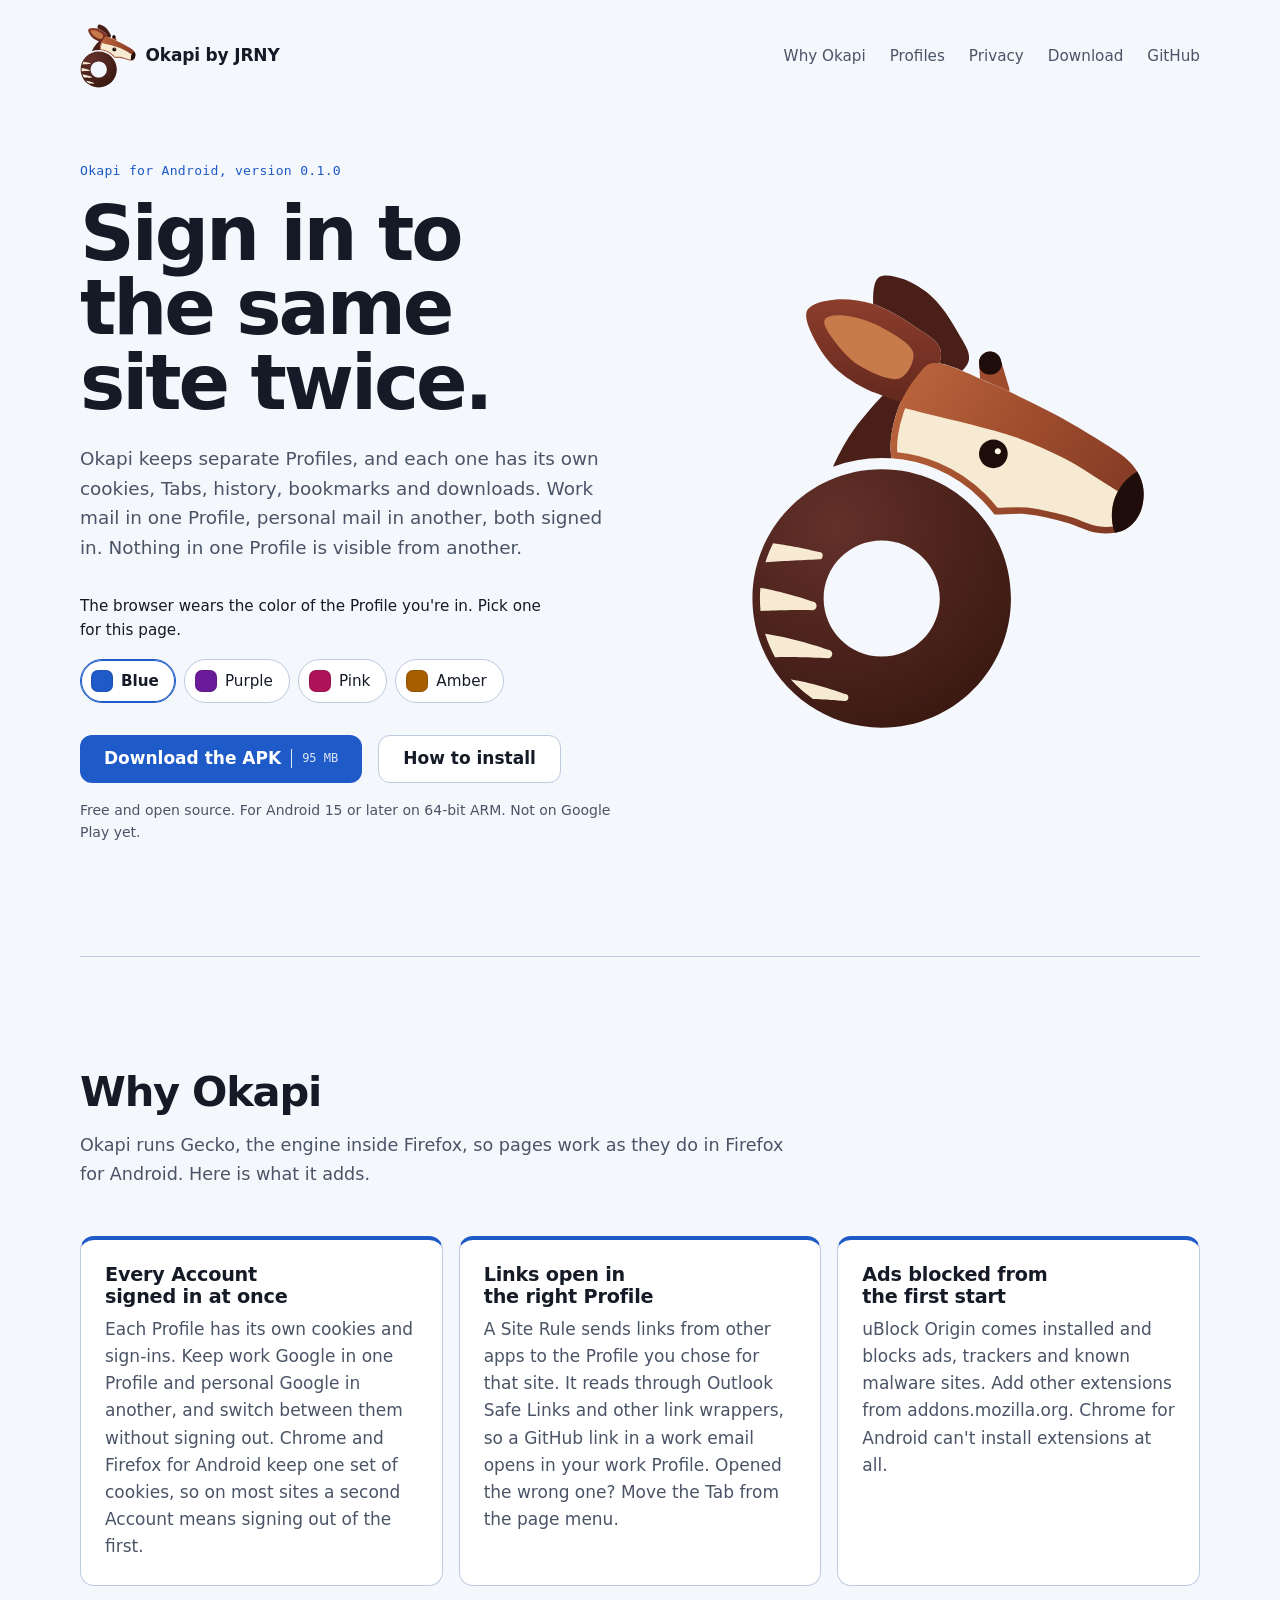
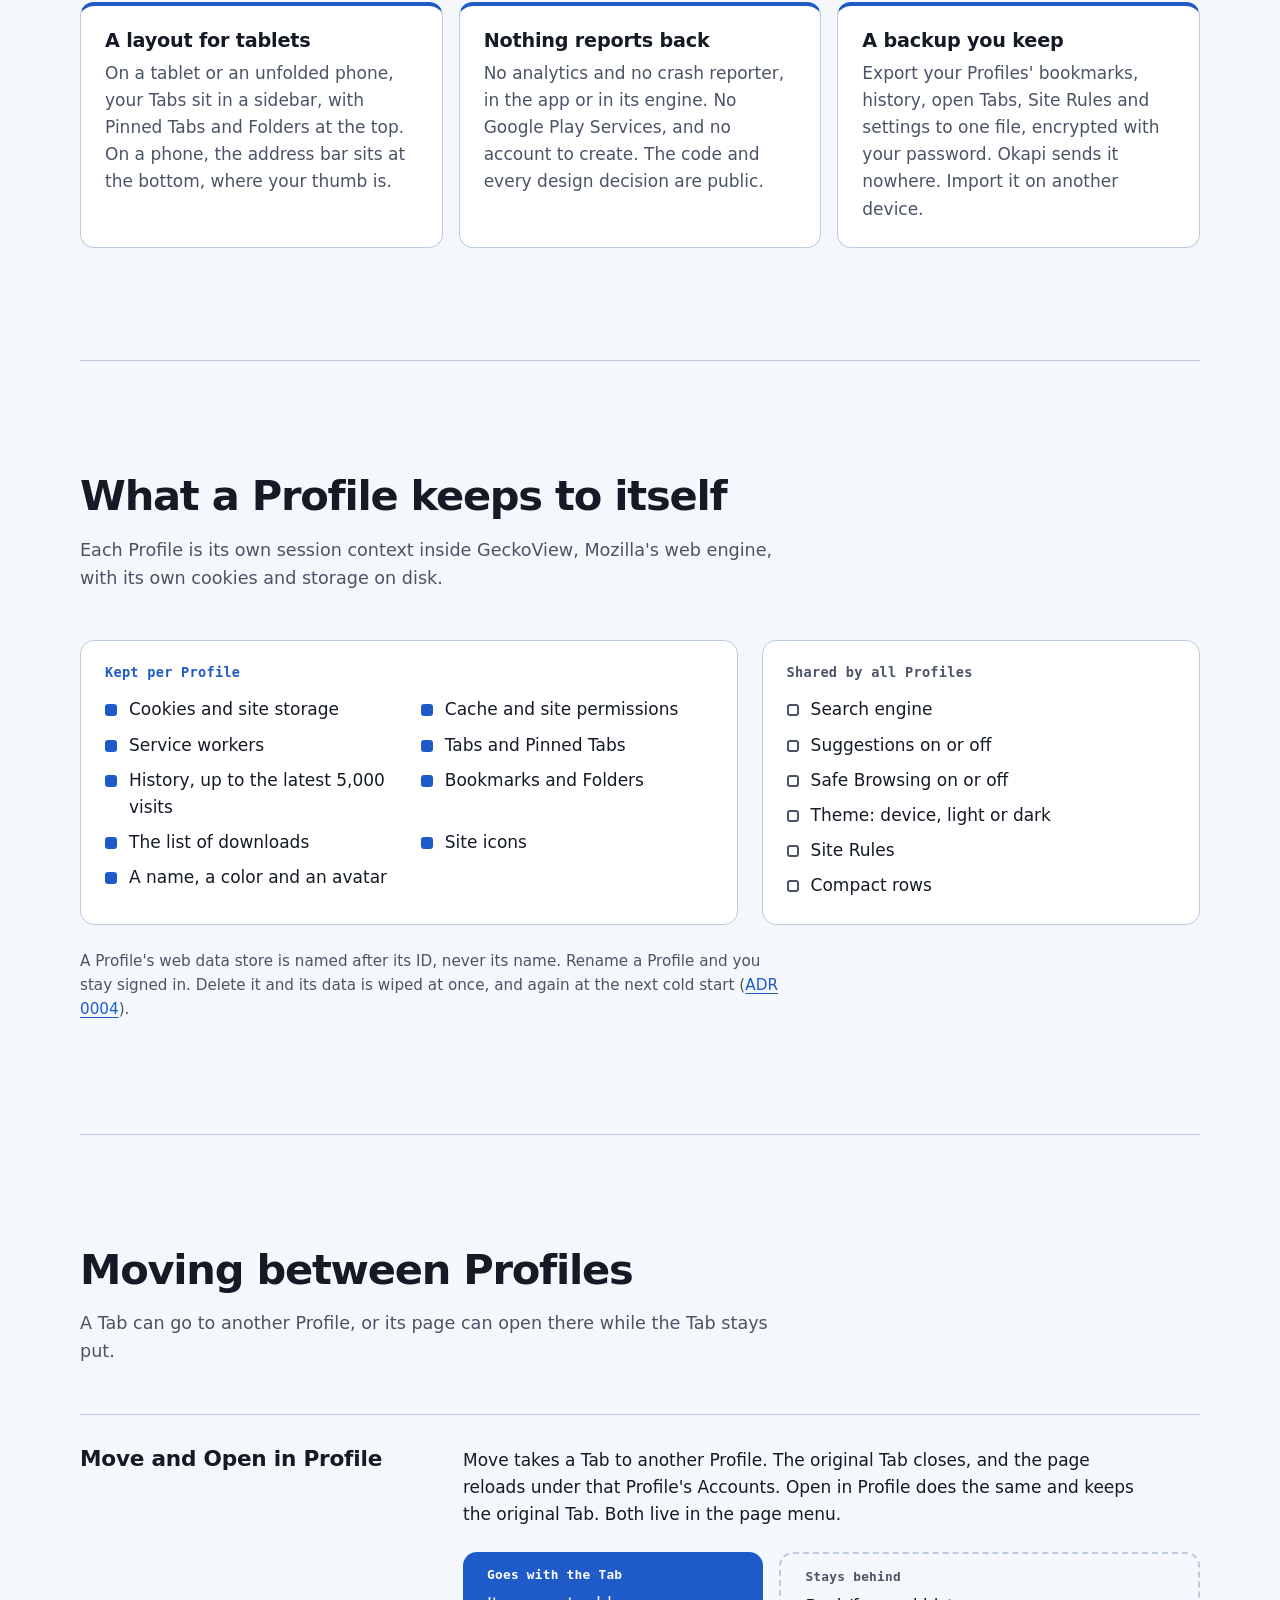
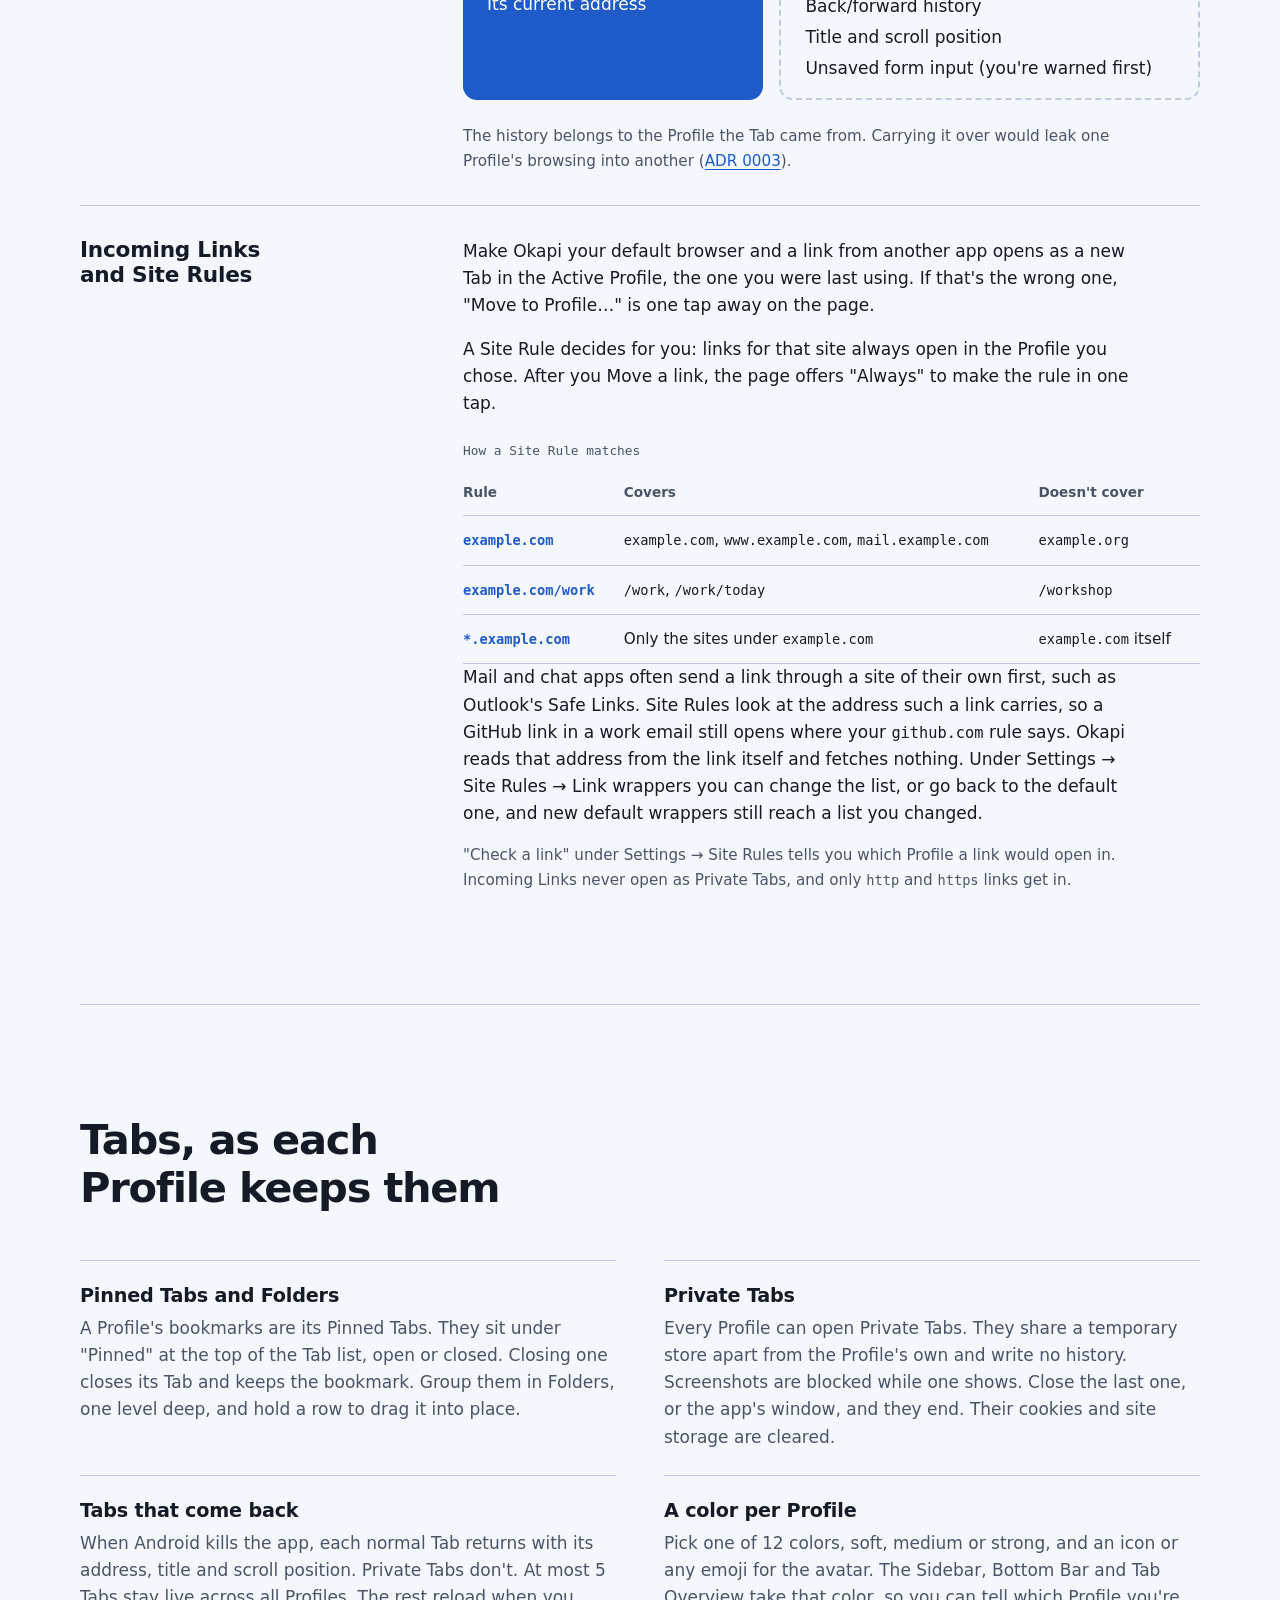
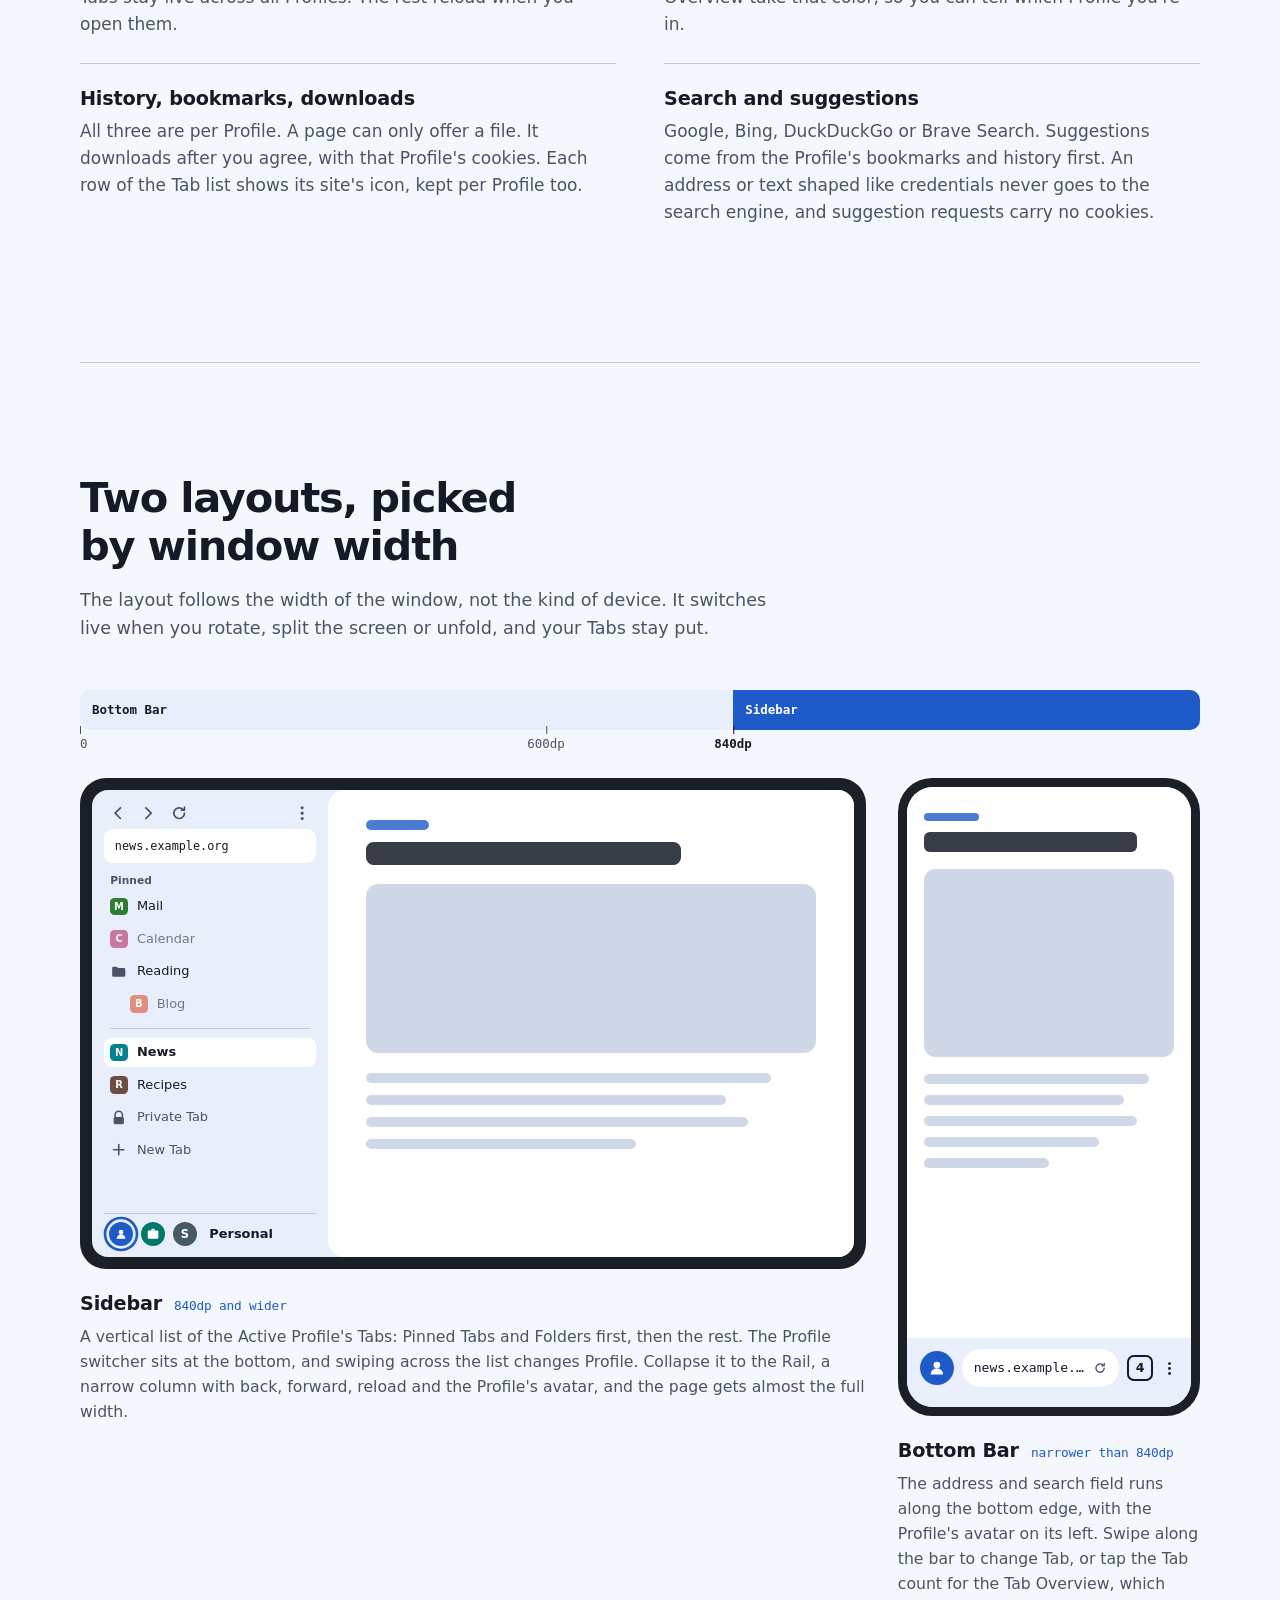
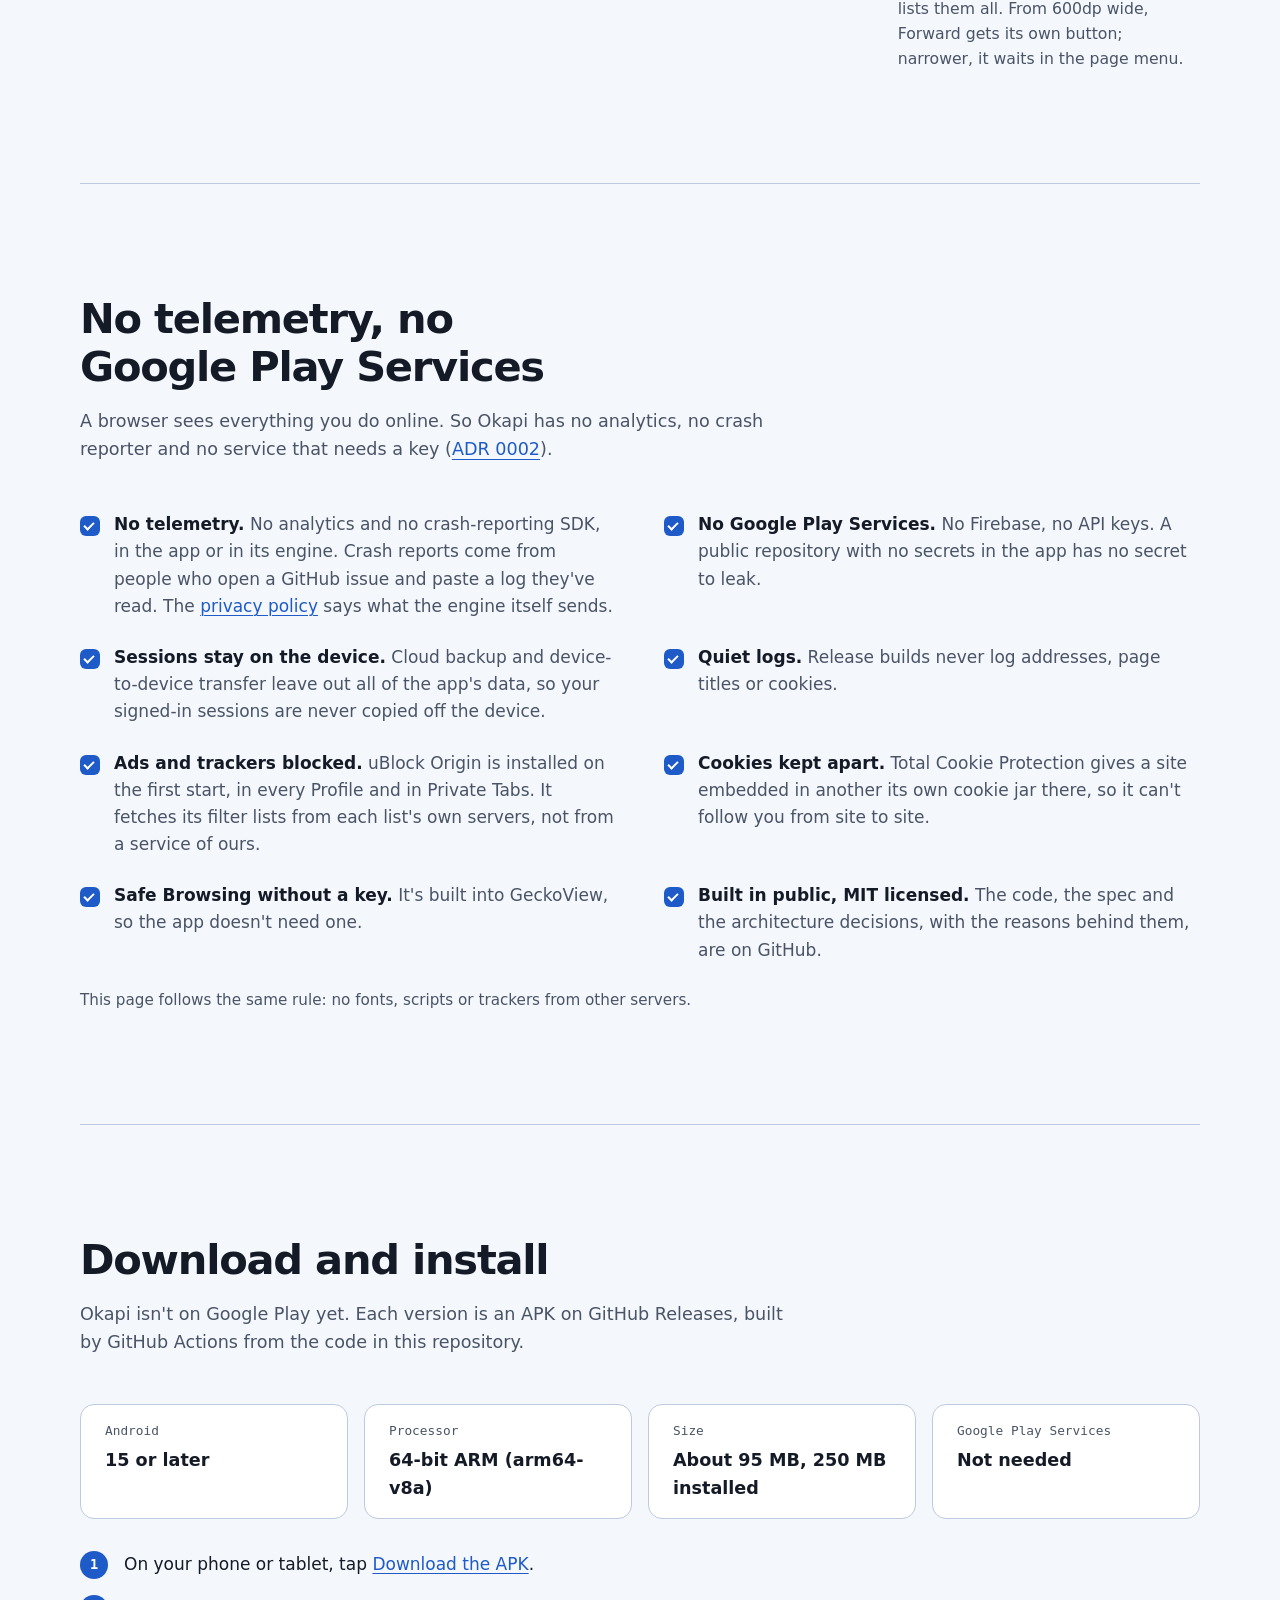
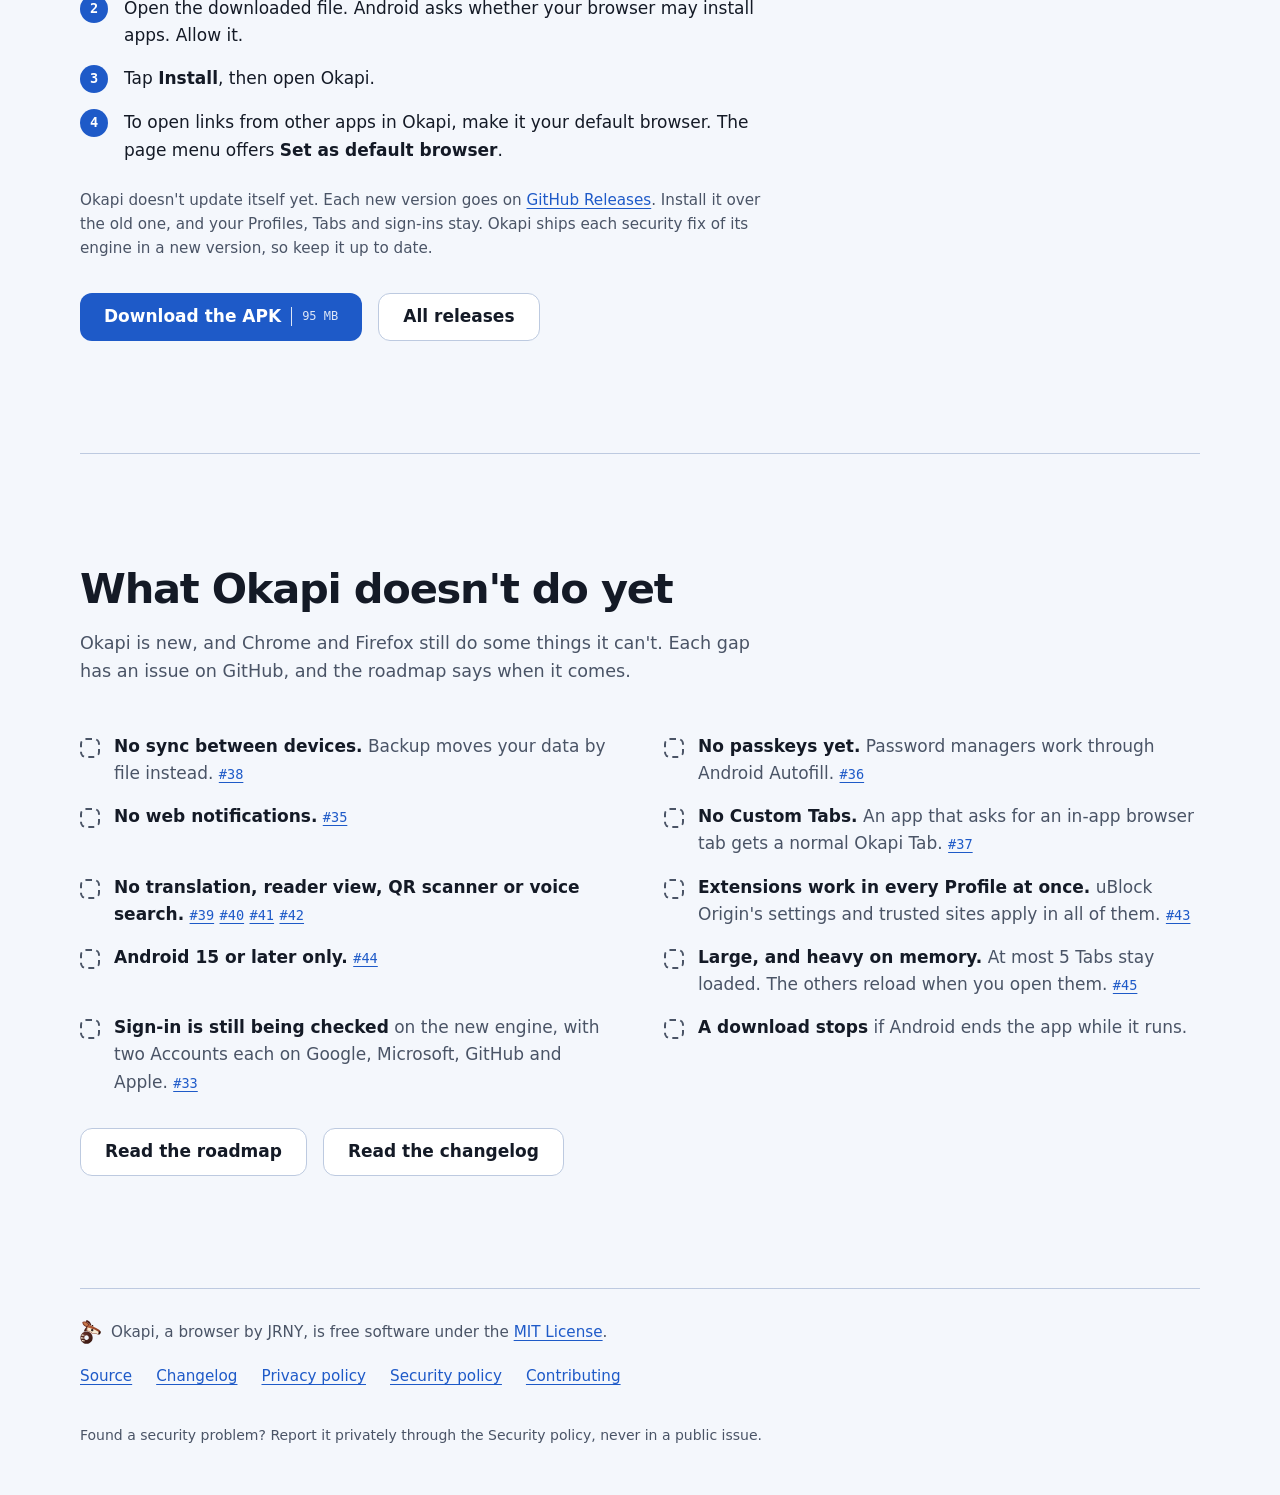
<file: website/public/index.html>
<!doctype html>
<html lang="en">
<head>
  <meta charset="utf-8">
  <meta name="viewport" content="width=device-width, initial-scale=1">
  <!-- GitHub Pages can't send headers, so the policy is here: only the site's own files load.
       Inline style attributes set the Profile colors (style="--c:…"), hence style-src-attr. -->
  <meta http-equiv="Content-Security-Policy" content="default-src 'none'; style-src 'self'; style-src-attr 'unsafe-inline'; img-src 'self'; base-uri 'none'; form-action 'none'">
  <title>Okapi, a browser by JRNY</title>
  <meta name="description" content="Okapi by JRNY is an Android browser with separate Profiles, so you can be signed in to a different Account on the same site in each one. Ads blocked by uBlock Origin, no telemetry, no Google Play Services, MIT licensed. Download the APK from GitHub Releases.">
  <meta name="color-scheme" content="light dark">
  <meta name="referrer" content="no-referrer">
  <link rel="icon" href="assets/favicon-32.png" sizes="32x32" type="image/png">
  <link rel="icon" href="assets/favicon.svg" type="image/svg+xml">
  <link rel="icon" href="assets/favicon-dark.svg" type="image/svg+xml" media="(prefers-color-scheme: dark)">
  <link rel="apple-touch-icon" href="assets/apple-touch-icon.png">
  <link rel="stylesheet" href="styles.css">
</head>
<body>
  <a class="skip" href="#main">Skip to content</a>

  <svg class="sprite" aria-hidden="true" focusable="false">
    <symbol id="i-back" viewBox="0 0 24 24"><path d="M15 5l-7 7 7 7" fill="none" stroke="currentColor" stroke-width="2.2" stroke-linecap="round" stroke-linejoin="round"/></symbol>
    <symbol id="i-fwd" viewBox="0 0 24 24"><path d="M9 5l7 7-7 7" fill="none" stroke="currentColor" stroke-width="2.2" stroke-linecap="round" stroke-linejoin="round"/></symbol>
    <symbol id="i-reload" viewBox="0 0 24 24"><path d="M19 12a7 7 0 1 1-2.05-4.95M19 4v4h-4" fill="none" stroke="currentColor" stroke-width="2.2" stroke-linecap="round" stroke-linejoin="round"/></symbol>
    <symbol id="i-more" viewBox="0 0 24 24"><circle cx="12" cy="5" r="2" fill="currentColor"/><circle cx="12" cy="12" r="2" fill="currentColor"/><circle cx="12" cy="19" r="2" fill="currentColor"/></symbol>
    <symbol id="i-folder" viewBox="0 0 24 24"><path d="M3 7a2 2 0 0 1 2-2h4l2 2h8a2 2 0 0 1 2 2v8a2 2 0 0 1-2 2H5a2 2 0 0 1-2-2z" fill="currentColor"/></symbol>
    <symbol id="i-lock" viewBox="0 0 24 24"><path d="M7 11V8a5 5 0 0 1 10 0v3" fill="none" stroke="currentColor" stroke-width="2.2"/><rect x="5" y="11" width="14" height="10" rx="2" fill="currentColor"/></symbol>
    <symbol id="i-plus" viewBox="0 0 24 24"><path d="M12 5v14M5 12h14" fill="none" stroke="currentColor" stroke-width="2.2" stroke-linecap="round"/></symbol>
    <symbol id="i-arrow" viewBox="0 0 24 24"><path d="M4 12h15M13 6l6 6-6 6" fill="none" stroke="currentColor" stroke-width="2.2" stroke-linecap="round" stroke-linejoin="round"/></symbol>
    <symbol id="i-person" viewBox="0 0 24 24"><circle cx="12" cy="8.5" r="4" fill="currentColor"/><path d="M4.5 20a7.5 7.5 0 0 1 15 0z" fill="currentColor"/></symbol>
    <symbol id="i-case" viewBox="0 0 24 24"><path d="M9 6V5a2 2 0 0 1 2-2h2a2 2 0 0 1 2 2v1h4a2 2 0 0 1 2 2v10a2 2 0 0 1-2 2H5a2 2 0 0 1-2-2V8a2 2 0 0 1 2-2zm2 0h2V5h-2z" fill="currentColor"/></symbol>
  </svg>

  <header class="site-head wrap">
    <a class="brand" href="./" aria-label="Okapi by JRNY, home">
      <picture>
        <source srcset="assets/mark-dark.svg" media="(prefers-color-scheme: dark)">
        <img src="assets/mark.svg" alt="" width="56" height="64">
      </picture>
      <span>Okapi by JRNY</span>
    </a>
    <nav aria-label="Sections">
      <ul>
        <li><a href="#why">Why Okapi</a></li>
        <li><a href="#profiles">Profiles</a></li>
        <li><a href="#privacy">Privacy</a></li>
        <li><a href="#download">Download</a></li>
        <li><a href="https://github.com/cylim/android-browser">GitHub</a></li>
      </ul>
    </nav>
  </header>

  <main id="main">
    <section class="hero wrap" aria-labelledby="hero-title">
      <div class="hero-text">
        <p class="eyebrow">Okapi for Android, version 0.1.0</p>
        <h1 id="hero-title">Sign in to the same site twice.</h1>
        <p class="lede">Okapi keeps separate Profiles, and each one has its own cookies, Tabs, history, bookmarks and downloads. Work mail in one Profile, personal mail in another, both signed in. Nothing in one Profile is visible from another.</p>

        <fieldset class="tint">
          <legend>The browser wears the color of the Profile you're in. Pick one for this page.</legend>
          <div class="tint-options">
            <label><input type="radio" name="profile" id="p-blue" checked><span class="swatch" style="--c:#1E5AC8"></span>Blue</label>
            <label><input type="radio" name="profile" id="p-purple"><span class="swatch" style="--c:#6A1B9A"></span>Purple</label>
            <label><input type="radio" name="profile" id="p-pink"><span class="swatch" style="--c:#AD1457"></span>Pink</label>
            <label><input type="radio" name="profile" id="p-amber"><span class="swatch" style="--c:#A65F00"></span>Amber</label>
          </div>
        </fieldset>

        <div class="actions">
          <a class="btn btn-primary" href="https://github.com/cylim/android-browser/releases/latest/download/okapi-arm64-v8a.apk">Download the APK <span class="soon">95 MB</span></a>
          <a class="btn btn-quiet" href="#download">How to install</a>
        </div>
        <p class="fine">Free and open source. For Android 15 or later on 64-bit ARM. Not on Google Play yet.</p>
      </div>

      <div class="hero-art">
        <picture>
          <source srcset="assets/mark-dark.svg" media="(prefers-color-scheme: dark)">
          <img src="assets/mark.svg" alt="The Okapi logo, an okapi curled into the letter O with its head looking over the top." width="778" height="897">
        </picture>
      </div>
    </section>

    <section id="why" class="band wrap" aria-labelledby="why-title">
      <div class="section-head">
        <h2 id="why-title">Why Okapi</h2>
        <p>Okapi runs Gecko, the engine inside Firefox, so pages work as they do in Firefox for Android. Here is what it adds.</p>
      </div>
      <div class="strengths">
        <article>
          <h3>Every Account signed in at once</h3>
          <p>Each Profile has its own cookies and sign-ins. Keep work Google in one Profile and personal Google in another, and switch between them without signing out. Chrome and Firefox for Android keep one set of cookies, so on most sites a second Account means signing out of the first.</p>
        </article>
        <article>
          <h3>Links open in the right Profile</h3>
          <p>A Site Rule sends links from other apps to the Profile you chose for that site. It reads through Outlook Safe Links and other link wrappers, so a GitHub link in a work email opens in your work Profile. Opened the wrong one? Move the Tab from the page menu.</p>
        </article>
        <article>
          <h3>Ads blocked from the first start</h3>
          <p>uBlock Origin comes installed and blocks ads, trackers and known malware sites. Add other extensions from addons.mozilla.org. Chrome for Android can't install extensions at all.</p>
        </article>
        <article>
          <h3>A layout for tablets</h3>
          <p>On a tablet or an unfolded phone, your Tabs sit in a sidebar, with Pinned Tabs and Folders at the top. On a phone, the address bar sits at the bottom, where your thumb is.</p>
        </article>
        <article>
          <h3>Nothing reports back</h3>
          <p>No analytics and no crash reporter, in the app or in its engine. No Google Play Services, and no account to create. The code and every design decision are public.</p>
        </article>
        <article>
          <h3>A backup you keep</h3>
          <p>Export your Profiles' bookmarks, history, open Tabs, Site Rules and settings to one file, encrypted with your password. Okapi sends it nowhere. Import it on another device.</p>
        </article>
      </div>
    </section>

    <section id="profiles" class="band wrap" aria-labelledby="profiles-title">
      <div class="section-head">
        <h2 id="profiles-title">What a Profile keeps to itself</h2>
        <p>Each Profile is its own session context inside GeckoView, Mozilla's web engine, with its own cookies and storage on disk.</p>
      </div>
      <div class="ledger">
        <div class="ledger-col">
          <h3>Kept per Profile</h3>
          <ul>
            <li>Cookies and site storage</li>
            <li>Cache and site permissions</li>
            <li>Service workers</li>
            <li>Tabs and Pinned Tabs</li>
            <li>History, up to the latest 5,000 visits</li>
            <li>Bookmarks and Folders</li>
            <li>The list of downloads</li>
            <li>Site icons</li>
            <li>A name, a color and an avatar</li>
          </ul>
        </div>
        <div class="ledger-col ledger-shared">
          <h3>Shared by all Profiles</h3>
          <ul>
            <li>Search engine</li>
            <li>Suggestions on or off</li>
            <li>Safe Browsing on or off</li>
            <li>Theme: device, light or dark</li>
            <li>Site Rules</li>
            <li>Compact rows</li>
          </ul>
        </div>
      </div>
      <p class="note">A Profile's web data store is named after its ID, never its name. Rename a Profile and you stay signed in. Delete it and its data is wiped at once, and again at the next cold start (<a href="https://github.com/cylim/android-browser/blob/main/docs/adr/0004-profile-web-data-is-named-by-profile-id.md">ADR 0004</a>).</p>
    </section>

    <section id="features" class="band wrap" aria-labelledby="features-title">
      <div class="section-head">
        <h2 id="features-title">Moving between Profiles</h2>
        <p>A Tab can go to another Profile, or its page can open there while the Tab stays put.</p>
      </div>

      <article class="feature" aria-labelledby="f-move">
        <div class="feature-name">
          <h3 id="f-move">Move and Open in Profile</h3>
        </div>
        <div class="feature-body">
          <p>Move takes a Tab to another Profile. The original Tab closes, and the page reloads under that Profile's Accounts. Open in Profile does the same and keeps the original Tab. Both live in the page menu.</p>
          <div class="goes" role="group" aria-label="What a Move carries">
            <div>
              <h4>Goes with the Tab</h4>
              <ul><li>Its current address</li></ul>
            </div>
            <div>
              <h4>Stays behind</h4>
              <ul>
                <li>Back/forward history</li>
                <li>Title and scroll position</li>
                <li>Unsaved form input (you're warned first)</li>
              </ul>
            </div>
          </div>
          <p class="note">The history belongs to the Profile the Tab came from. Carrying it over would leak one Profile's browsing into another (<a href="https://github.com/cylim/android-browser/blob/main/docs/adr/0003-move-carries-only-the-address.md">ADR 0003</a>).</p>
        </div>
      </article>

      <article class="feature" aria-labelledby="f-links">
        <div class="feature-name">
          <h3 id="f-links">Incoming Links and Site Rules</h3>
        </div>
        <div class="feature-body">
          <p>Make Okapi your default browser and a link from another app opens as a new Tab in the Active Profile, the one you were last using. If that's the wrong one, "Move to Profile…" is one tap away on the page.</p>
          <p>A Site Rule decides for you: links for that site always open in the Profile you chose. After you Move a link, the page offers "Always" to make the rule in one tap.</p>
          <table class="rules">
            <caption>How a Site Rule matches</caption>
            <thead>
              <tr><th scope="col">Rule</th><th scope="col">Covers</th><th scope="col">Doesn't cover</th></tr>
            </thead>
            <tbody>
              <tr>
                <th scope="row" data-label="Rule"><span><code>example.com</code></span></th>
                <td data-label="Covers"><span><code>example.com</code>, <code>www.example.com</code>, <code>mail.example.com</code></span></td>
                <td data-label="Doesn't cover"><span><code>example.org</code></span></td>
              </tr>
              <tr>
                <th scope="row" data-label="Rule"><span><code>example.com/work</code></span></th>
                <td data-label="Covers"><span><code>/work</code>, <code>/work/today</code></span></td>
                <td data-label="Doesn't cover"><span><code>/workshop</code></span></td>
              </tr>
              <tr>
                <th scope="row" data-label="Rule"><span><code>*.example.com</code></span></th>
                <td data-label="Covers"><span>Only the sites under <code>example.com</code></span></td>
                <td data-label="Doesn't cover"><span><code>example.com</code> itself</span></td>
              </tr>
            </tbody>
          </table>
          <p>Mail and chat apps often send a link through a site of their own first, such as Outlook's Safe Links. Site Rules look at the address such a link carries, so a GitHub link in a work email still opens where your <code>github.com</code> rule says. Okapi reads that address from the link itself and fetches nothing. Under Settings → Site Rules → Link wrappers you can change the list, or go back to the default one, and new default wrappers still reach a list you changed.</p>
          <p class="note">"Check a link" under Settings → Site Rules tells you which Profile a link would open in. Incoming Links never open as Private Tabs, and only <code>http</code> and <code>https</code> links get in.</p>
        </div>
      </article>
    </section>

    <section class="band wrap" aria-labelledby="tabs-title">
      <div class="section-head">
        <h2 id="tabs-title">Tabs, as each Profile keeps them</h2>
      </div>

      <div class="facts">
        <article>
          <h3>Pinned Tabs and Folders</h3>
          <p>A Profile's bookmarks are its Pinned Tabs. They sit under "Pinned" at the top of the Tab list, open or closed. Closing one closes its Tab and keeps the bookmark. Group them in Folders, one level deep, and hold a row to drag it into place.</p>
        </article>
        <article>
          <h3>Private Tabs</h3>
          <p>Every Profile can open Private Tabs. They share a temporary store apart from the Profile's own and write no history. Screenshots are blocked while one shows. Close the last one, or the app's window, and they end. Their cookies and site storage are cleared.</p>
        </article>
        <article>
          <h3>Tabs that come back</h3>
          <p>When Android kills the app, each normal Tab returns with its address, title and scroll position. Private Tabs don't. At most 5 Tabs stay live across all Profiles. The rest reload when you open them.</p>
        </article>
        <article>
          <h3>A color per Profile</h3>
          <p>Pick one of 12 colors, soft, medium or strong, and an icon or any emoji for the avatar. The Sidebar, Bottom Bar and Tab Overview take that color, so you can tell which Profile you're in.</p>
        </article>
        <article>
          <h3>History, bookmarks, downloads</h3>
          <p>All three are per Profile. A page can only offer a file. It downloads after you agree, with that Profile's cookies. Each row of the Tab list shows its site's icon, kept per Profile too.</p>
        </article>
        <article>
          <h3>Search and suggestions</h3>
          <p>Google, Bing, DuckDuckGo or Brave Search. Suggestions come from the Profile's bookmarks and history first. An address or text shaped like credentials never goes to the search engine, and suggestion requests carry no cookies.</p>
        </article>
      </div>
    </section>

    <section id="layouts" class="band wrap" aria-labelledby="layouts-title">
      <div class="section-head">
        <h2 id="layouts-title">Two layouts, picked by window width</h2>
        <p>The layout follows the width of the window, not the kind of device. It switches live when you rotate, split the screen or unfold, and your Tabs stay put.</p>
      </div>

      <div class="ruler" role="img" aria-label="Window width scale: Bottom Bar below 840dp, Sidebar from 840dp. From 600dp the Bottom Bar gets its own Forward button.">
        <div class="ruler-seg ruler-phone" aria-hidden="true"><span>Bottom Bar</span></div>
        <div class="ruler-seg ruler-tablet" aria-hidden="true"><span>Sidebar</span></div>
        <div class="ruler-ticks" aria-hidden="true">
          <span class="tick" style="--at:0%">0</span>
          <span class="tick" style="--at:41.6%">600dp</span>
          <span class="tick tick-key" style="--at:58.3%">840dp</span>
        </div>
      </div>

      <div class="devices">
        <figure class="device-fig fig-tablet">
          <div class="tablet" role="img" aria-label="Tablet with the Sidebar: the Profile's Pinned Tabs and a Folder at the top, its other Tabs below, and the Profile switcher at the bottom. The page fills the rest of the screen.">
            <div class="screen" aria-hidden="true">
              <div class="sidebar">
                <div class="sb-nav">
                  <svg><use href="#i-back"/></svg><svg><use href="#i-fwd"/></svg><svg><use href="#i-reload"/></svg><svg class="push"><use href="#i-more"/></svg>
                </div>
                <div class="sb-addr">news.example.org</div>
                <p class="sb-label">Pinned</p>
                <div class="row"><span class="mark" style="--m:#2E7D32">M</span><span>Mail</span></div>
                <div class="row row-closed"><span class="mark" style="--m:#AD1457">C</span><span>Calendar</span></div>
                <div class="row"><svg class="mark-ico"><use href="#i-folder"/></svg><span>Reading</span></div>
                <div class="row row-in row-closed"><span class="mark" style="--m:#D84315">B</span><span>Blog</span></div>
                <div class="sb-rule"></div>
                <div class="row row-on"><span class="mark" style="--m:#00838F">N</span><span>News</span></div>
                <div class="row"><span class="mark" style="--m:#6D4C41">R</span><span>Recipes</span></div>
                <div class="row row-private"><svg class="mark-ico"><use href="#i-lock"/></svg><span>Private Tab</span></div>
                <div class="row row-new"><svg class="mark-ico"><use href="#i-plus"/></svg><span>New Tab</span></div>
                <div class="sb-profiles">
                  <span class="avatar is-on"><svg><use href="#i-person"/></svg></span>
                  <span class="avatar alt-teal"><svg><use href="#i-case"/></svg></span>
                  <span class="avatar alt-slate">S</span>
                  <span class="sb-pname">Personal</span>
                </div>
              </div>
              <div class="page page-tablet">
                <span class="pg-kicker"></span>
                <span class="pg-title"></span>
                <span class="pg-img"></span>
                <span class="line w90"></span><span class="line w80"></span><span class="line w85"></span><span class="line w60"></span>
              </div>
            </div>
          </div>
          <figcaption>
            <h3>Sidebar <span class="dp">840dp and wider</span></h3>
            <p>A vertical list of the Active Profile's Tabs: Pinned Tabs and Folders first, then the rest. The Profile switcher sits at the bottom, and swiping across the list changes Profile. Collapse it to the Rail, a narrow column with back, forward, reload and the Profile's avatar, and the page gets almost the full width.</p>
          </figcaption>
        </figure>

        <figure class="device-fig fig-phone">
          <div class="phone" role="img" aria-label="Phone with the Bottom Bar: the page fills the screen, and along the bottom edge sit the Profile's avatar, the address field and the Tab count.">
            <div class="screen" aria-hidden="true">
              <div class="page page-phone">
                <span class="pg-kicker"></span>
                <span class="pg-title"></span>
                <span class="pg-img"></span>
                <span class="line w90"></span><span class="line w80"></span><span class="line w85"></span><span class="line w70"></span><span class="line w50"></span>
              </div>
              <div class="bottombar">
                <span class="avatar"><svg><use href="#i-person"/></svg></span>
                <span class="bb-field"><span>news.example.org</span><svg><use href="#i-reload"/></svg></span>
                <span class="bb-count">4</span>
                <svg class="bb-more"><use href="#i-more"/></svg>
              </div>
            </div>
          </div>
          <figcaption>
            <h3>Bottom Bar <span class="dp">narrower than 840dp</span></h3>
            <p>The address and search field runs along the bottom edge, with the Profile's avatar on its left. Swipe along the bar to change Tab, or tap the Tab count for the Tab Overview, which lists them all. From 600dp wide, Forward gets its own button; narrower, it waits in the page menu.</p>
          </figcaption>
        </figure>
      </div>
    </section>

    <section id="privacy" class="band band-privacy wrap" aria-labelledby="privacy-title">
      <div class="section-head">
        <h2 id="privacy-title">No telemetry, no Google Play Services</h2>
        <p>A browser sees everything you do online. So Okapi has no analytics, no crash reporter and no service that needs a key (<a href="https://github.com/cylim/android-browser/blob/main/docs/adr/0002-no-proprietary-dependencies-or-telemetry.md">ADR 0002</a>).</p>
      </div>
      <ul class="checks">
        <li><b>No telemetry.</b> No analytics and no crash-reporting SDK, in the app or in its engine. Crash reports come from people who open a GitHub issue and paste a log they've read. The <a href="privacy.html#l-engine">privacy policy</a> says what the engine itself sends.</li>
        <li><b>No Google Play Services.</b> No Firebase, no API keys. A public repository with no secrets in the app has no secret to leak.</li>
        <li><b>Sessions stay on the device.</b> Cloud backup and device-to-device transfer leave out all of the app's data, so your signed-in sessions are never copied off the device.</li>
        <li><b>Quiet logs.</b> Release builds never log addresses, page titles or cookies.</li>
        <li><b>Ads and trackers blocked.</b> uBlock Origin is installed on the first start, in every Profile and in Private Tabs. It fetches its filter lists from each list's own servers, not from a service of ours.</li>
        <li><b>Cookies kept apart.</b> Total Cookie Protection gives a site embedded in another its own cookie jar there, so it can't follow you from site to site.</li>
        <li><b>Safe Browsing without a key.</b> It's built into GeckoView, so the app doesn't need one.</li>
        <li><b>Built in public, MIT licensed.</b> The code, the spec and the architecture decisions, with the reasons behind them, are on GitHub.</li>
      </ul>
      <p class="note">This page follows the same rule: no fonts, scripts or trackers from other servers.</p>
    </section>

    <section id="download" class="band wrap" aria-labelledby="download-title">
      <div class="section-head">
        <h2 id="download-title">Download and install</h2>
        <p>Okapi isn't on Google Play yet. Each version is an APK on GitHub Releases, built by GitHub Actions from the code in this repository.</p>
      </div>
      <dl class="reqs">
        <div><dt>Android</dt><dd>15 or later</dd></div>
        <div><dt>Processor</dt><dd>64-bit ARM (arm64-v8a)</dd></div>
        <div><dt>Size</dt><dd>About 95 MB, 250 MB installed</dd></div>
        <div><dt>Google Play Services</dt><dd>Not needed</dd></div>
      </dl>
      <ol class="steps">
        <li>On your phone or tablet, tap <a href="https://github.com/cylim/android-browser/releases/latest/download/okapi-arm64-v8a.apk">Download the APK</a>.</li>
        <li>Open the downloaded file. Android asks whether your browser may install apps. Allow it.</li>
        <li>Tap <b>Install</b>, then open Okapi.</li>
        <li>To open links from other apps in Okapi, make it your default browser. The page menu offers <b>Set as default browser</b>.</li>
      </ol>
      <p class="note">Okapi doesn't update itself yet. Each new version goes on <a href="https://github.com/cylim/android-browser/releases">GitHub Releases</a>. Install it over the old one, and your Profiles, Tabs and sign-ins stay. Okapi ships each security fix of its engine in a new version, so keep it up to date.</p>
      <div class="actions">
        <a class="btn btn-primary" href="https://github.com/cylim/android-browser/releases/latest/download/okapi-arm64-v8a.apk">Download the APK <span class="soon">95 MB</span></a>
        <a class="btn btn-quiet" href="https://github.com/cylim/android-browser/releases">All releases</a>
      </div>
    </section>

    <section id="limits" class="band wrap" aria-labelledby="limits-title">
      <div class="section-head">
        <h2 id="limits-title">What Okapi doesn't do yet</h2>
        <p>Okapi is new, and Chrome and Firefox still do some things it can't. Each gap has an issue on GitHub, and the roadmap says when it comes.</p>
      </div>
      <ul class="gaps">
        <li><b>No sync between devices.</b> Backup moves your data by file instead. <a href="https://github.com/cylim/android-browser/issues/38">#38</a></li>
        <li><b>No passkeys yet.</b> Password managers work through Android Autofill. <a href="https://github.com/cylim/android-browser/issues/36">#36</a></li>
        <li><b>No web notifications.</b> <a href="https://github.com/cylim/android-browser/issues/35">#35</a></li>
        <li><b>No Custom Tabs.</b> An app that asks for an in-app browser tab gets a normal Okapi Tab. <a href="https://github.com/cylim/android-browser/issues/37">#37</a></li>
        <li><b>No translation, reader view, QR scanner or voice search.</b> <a href="https://github.com/cylim/android-browser/issues/39">#39</a> <a href="https://github.com/cylim/android-browser/issues/40">#40</a> <a href="https://github.com/cylim/android-browser/issues/41">#41</a> <a href="https://github.com/cylim/android-browser/issues/42">#42</a></li>
        <li><b>Extensions work in every Profile at once.</b> uBlock Origin's settings and trusted sites apply in all of them. <a href="https://github.com/cylim/android-browser/issues/43">#43</a></li>
        <li><b>Android 15 or later only.</b> <a href="https://github.com/cylim/android-browser/issues/44">#44</a></li>
        <li><b>Large, and heavy on memory.</b> At most 5 Tabs stay loaded. The others reload when you open them. <a href="https://github.com/cylim/android-browser/issues/45">#45</a></li>
        <li><b>Sign-in is still being checked</b> on the new engine, with two Accounts each on Google, Microsoft, GitHub and Apple. <a href="https://github.com/cylim/android-browser/issues/33">#33</a></li>
        <li><b>A download stops</b> if Android ends the app while it runs.</li>
      </ul>
      <div class="actions">
        <a class="btn btn-quiet" href="https://github.com/cylim/android-browser/blob/main/docs/ROADMAP.md">Read the roadmap</a>
        <a class="btn btn-quiet" href="https://github.com/cylim/android-browser/blob/main/CHANGELOG.md">Read the changelog</a>
      </div>
    </section>
  </main>

  <footer class="site-foot wrap">
    <p class="foot-brand"><picture><source srcset="assets/mark-compact-dark.svg" media="(prefers-color-scheme: dark)"><img src="assets/mark-compact.svg" alt="" width="21" height="24"></picture><span>Okapi, a browser by JRNY, is free software under the <a href="https://github.com/cylim/android-browser/blob/main/LICENSE">MIT License</a>.</span></p>
    <ul>
      <li><a href="https://github.com/cylim/android-browser">Source</a></li>
      <li><a href="https://github.com/cylim/android-browser/blob/main/CHANGELOG.md">Changelog</a></li>
      <li><a href="privacy.html">Privacy policy</a></li>
      <li><a href="https://github.com/cylim/android-browser/blob/main/SECURITY.md">Security policy</a></li>
      <li><a href="https://github.com/cylim/android-browser/blob/main/CONTRIBUTING.md">Contributing</a></li>
    </ul>
    <p class="fine">Found a security problem? Report it privately through the Security policy, never in a public issue.</p>
  </footer>
</body>
</html>
</file>
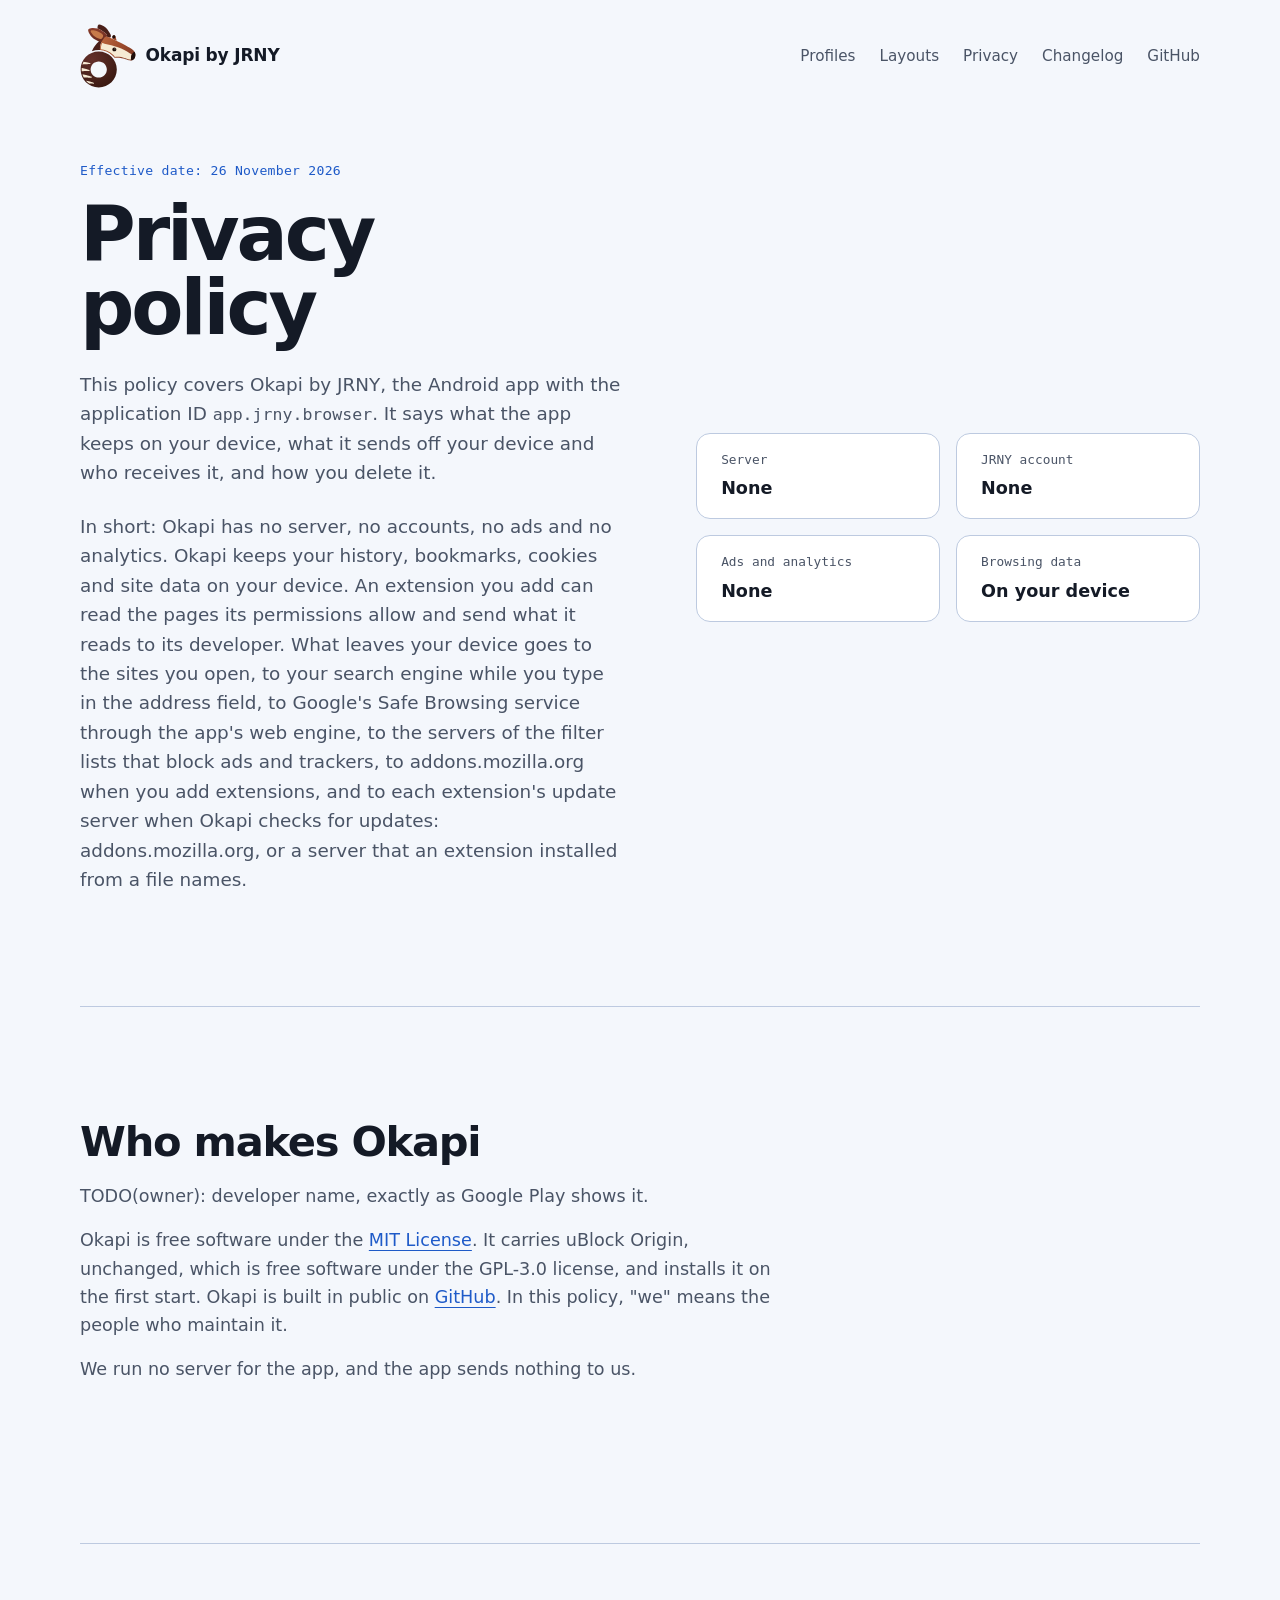
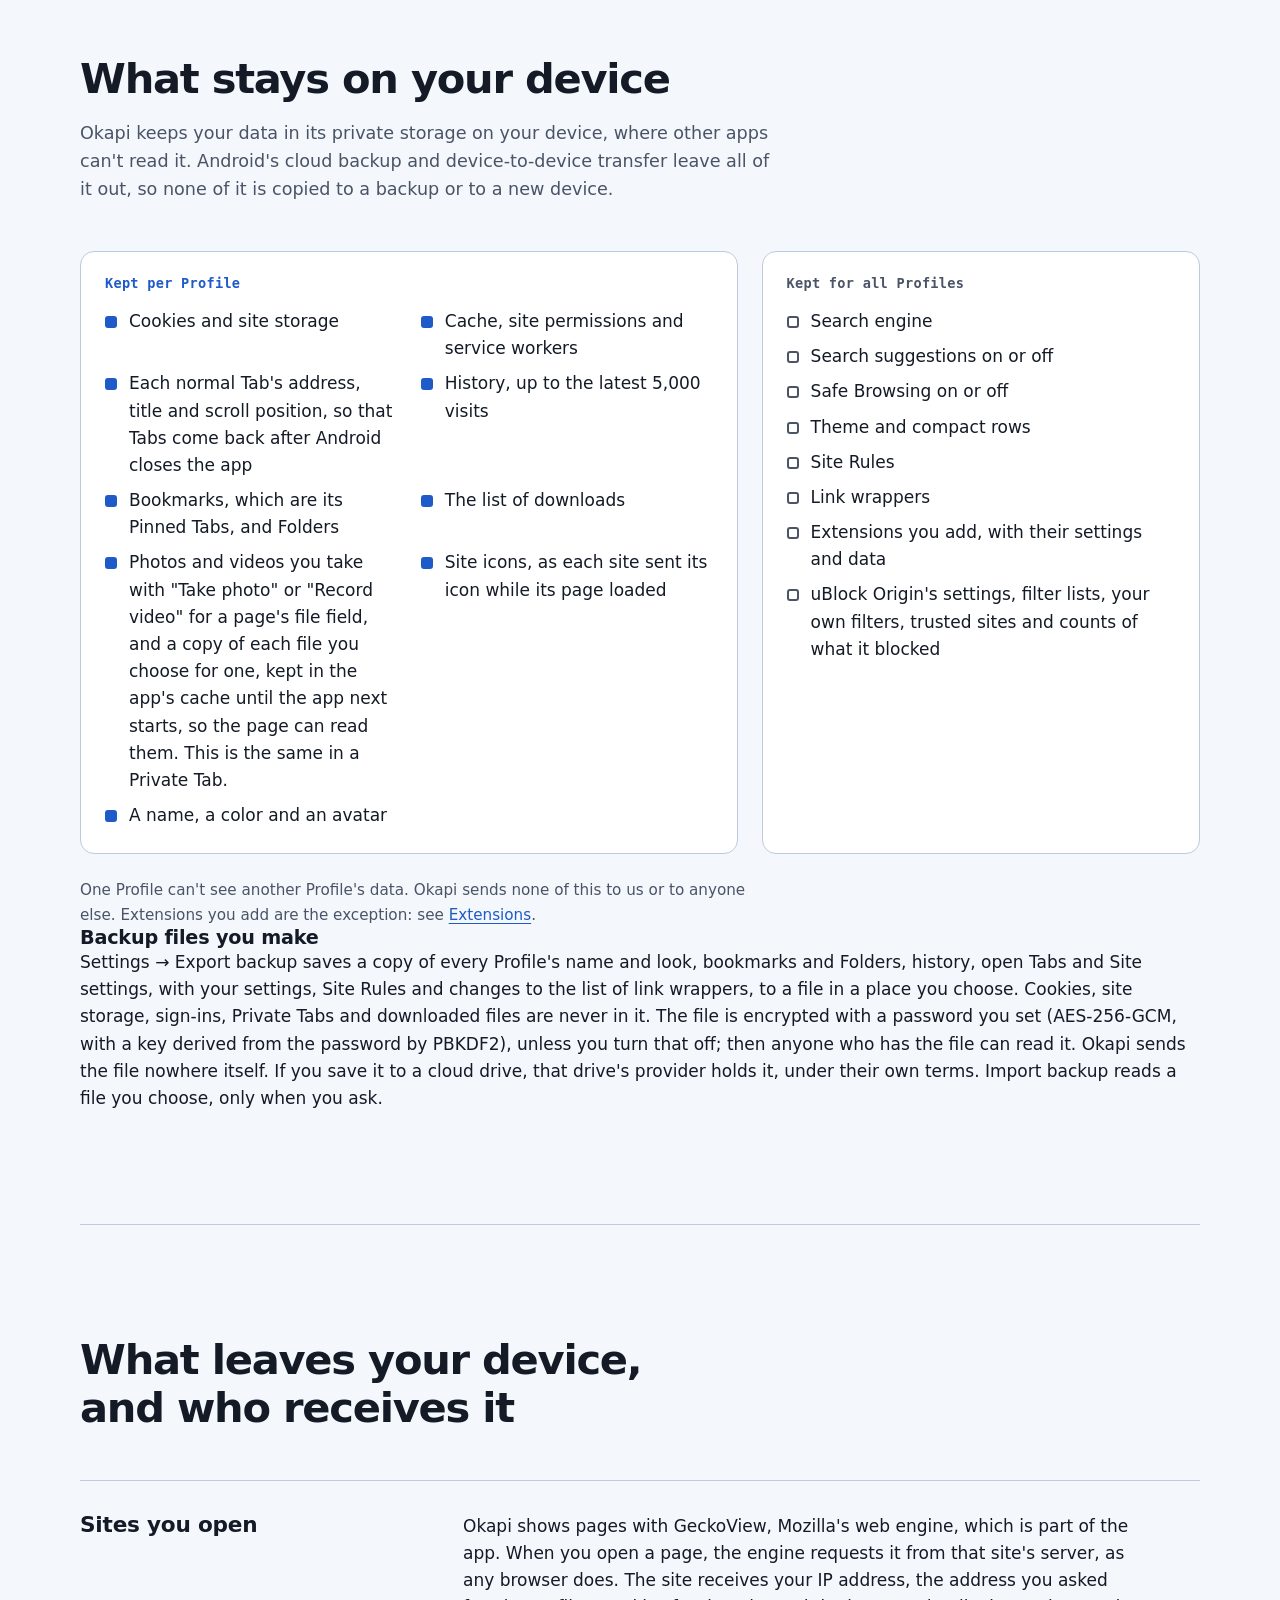
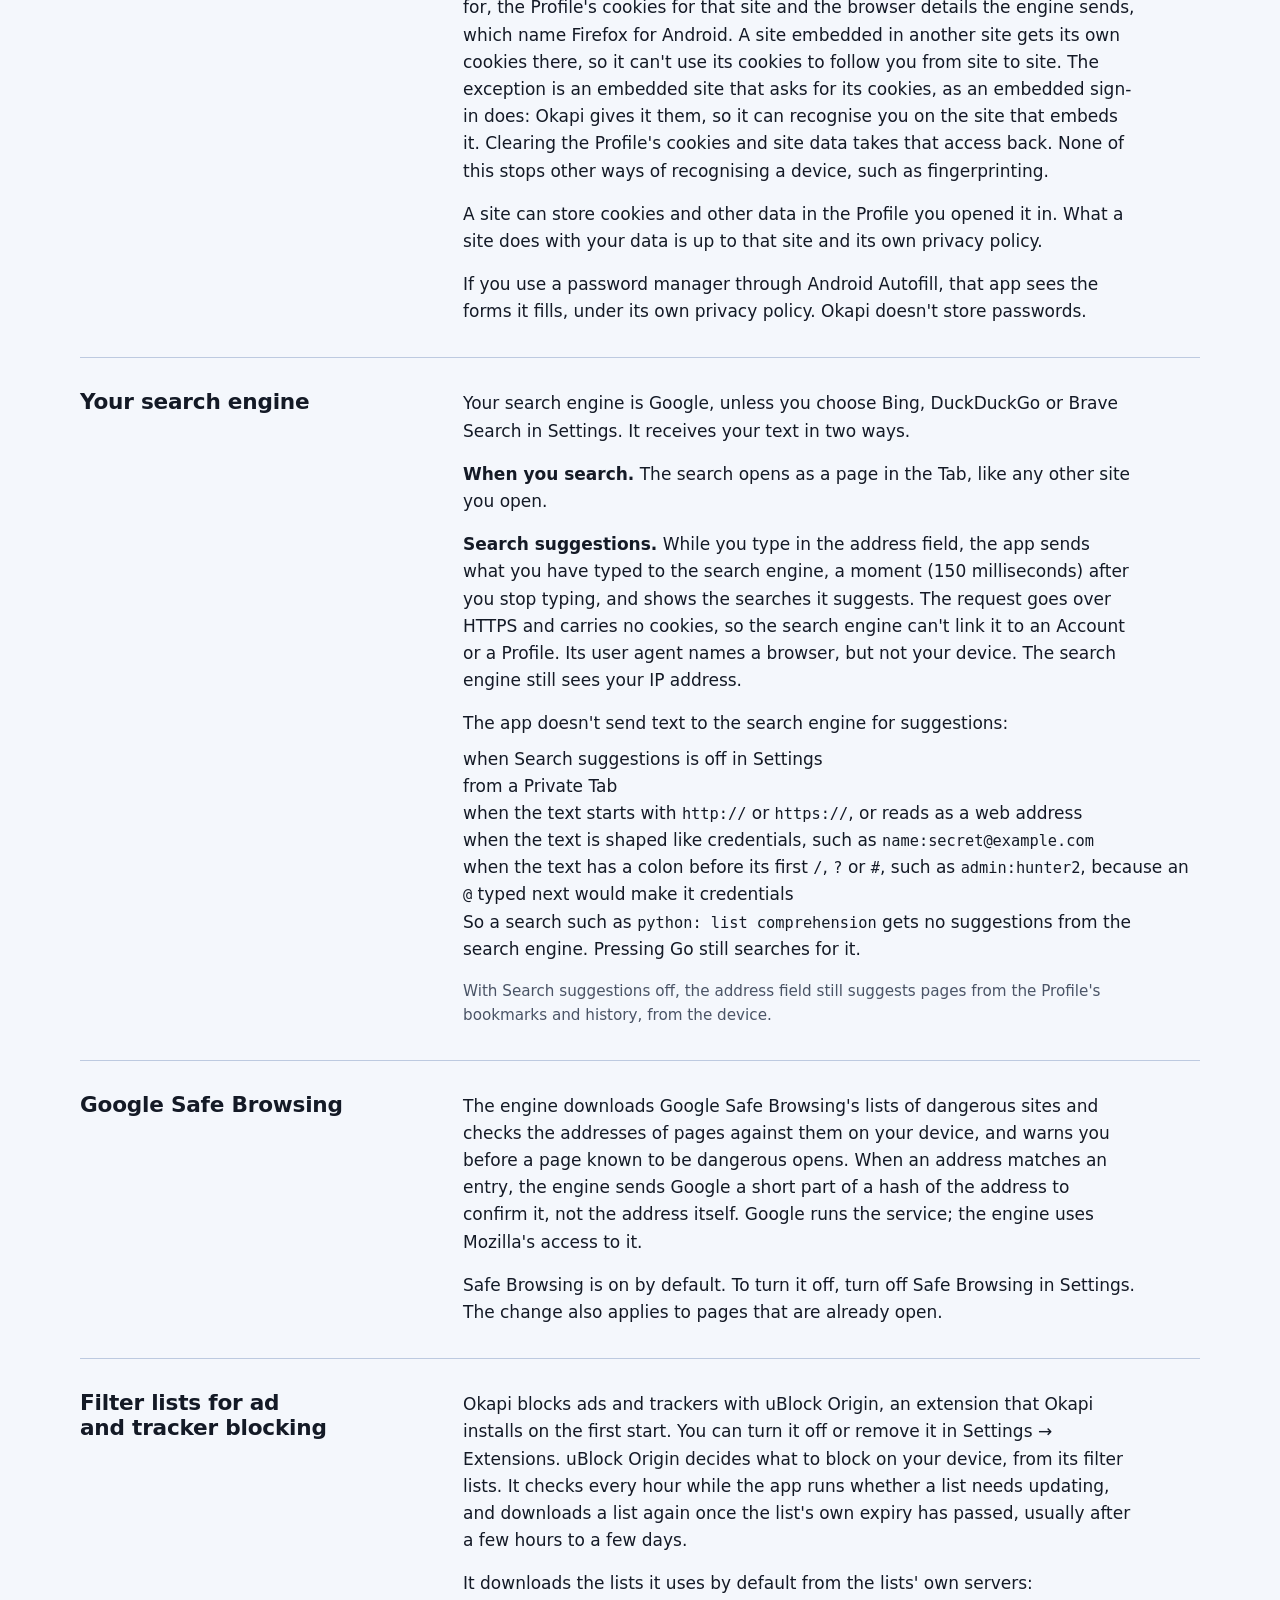
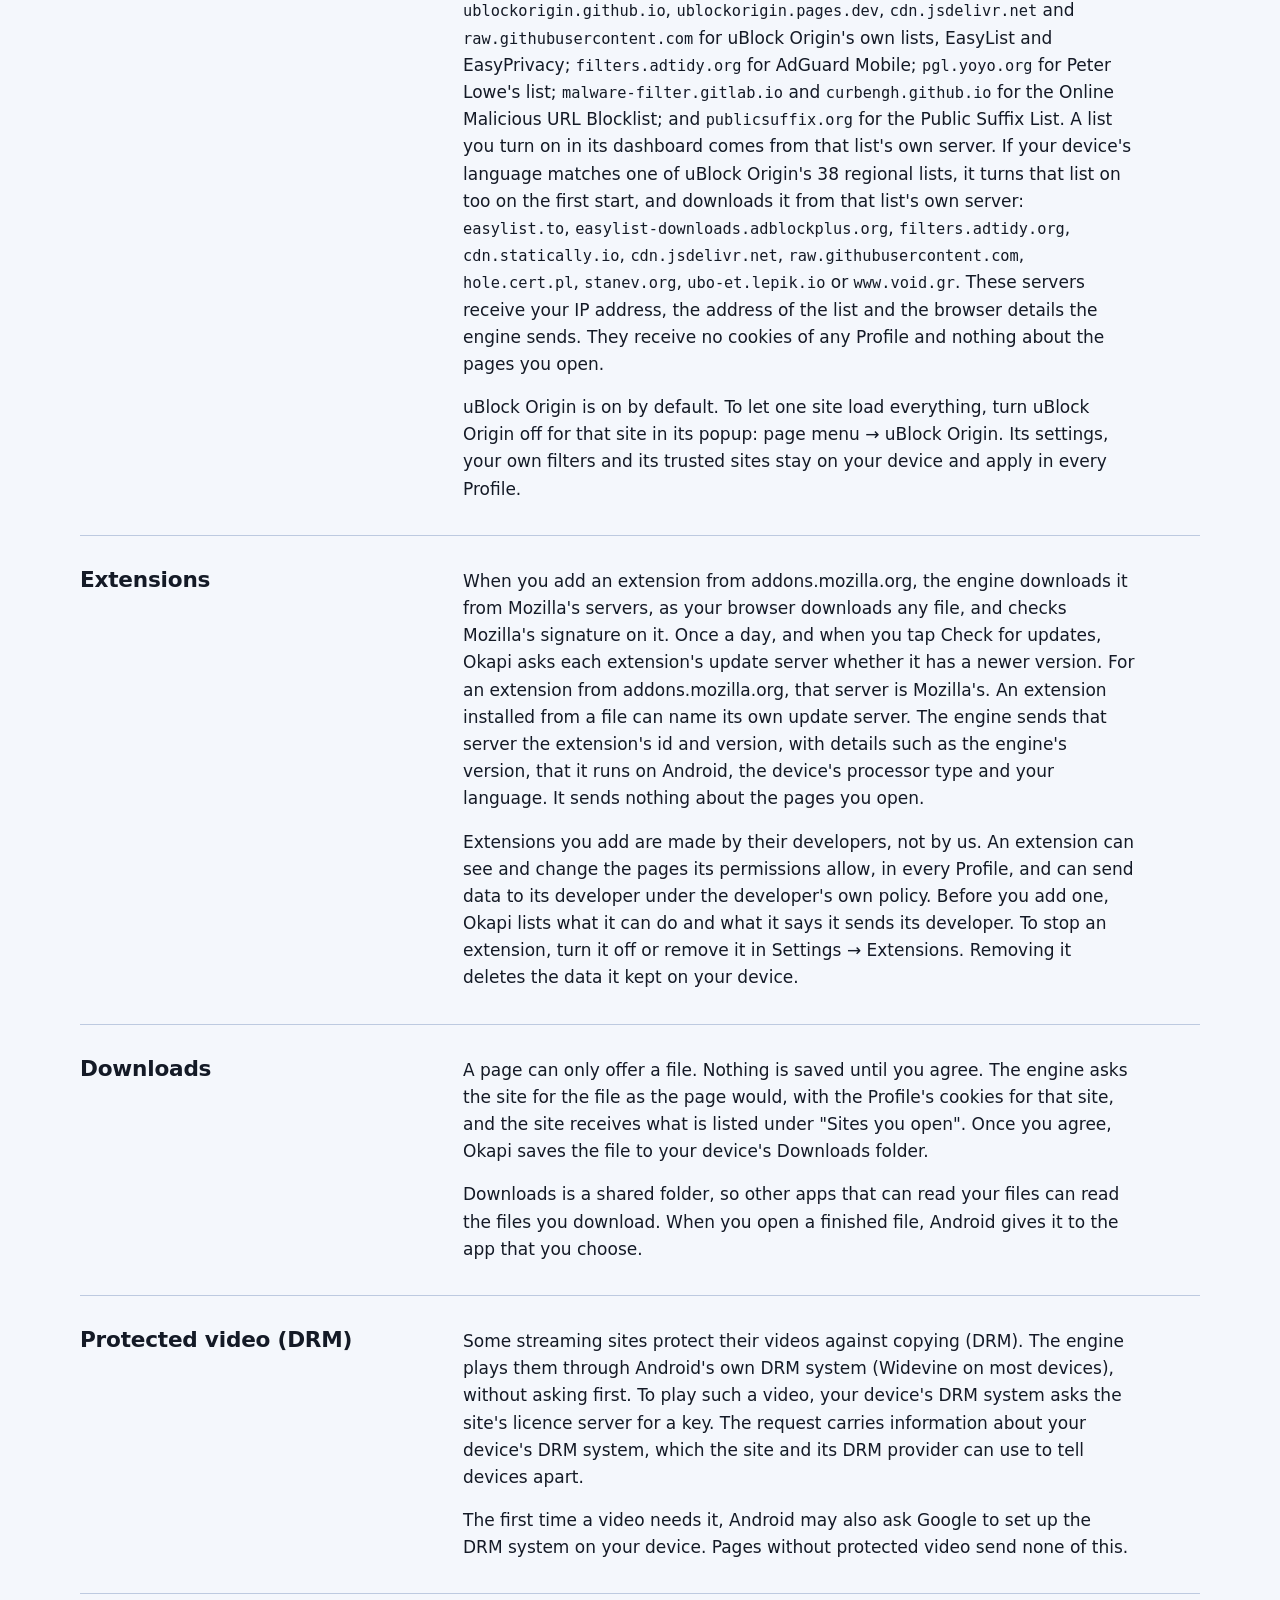
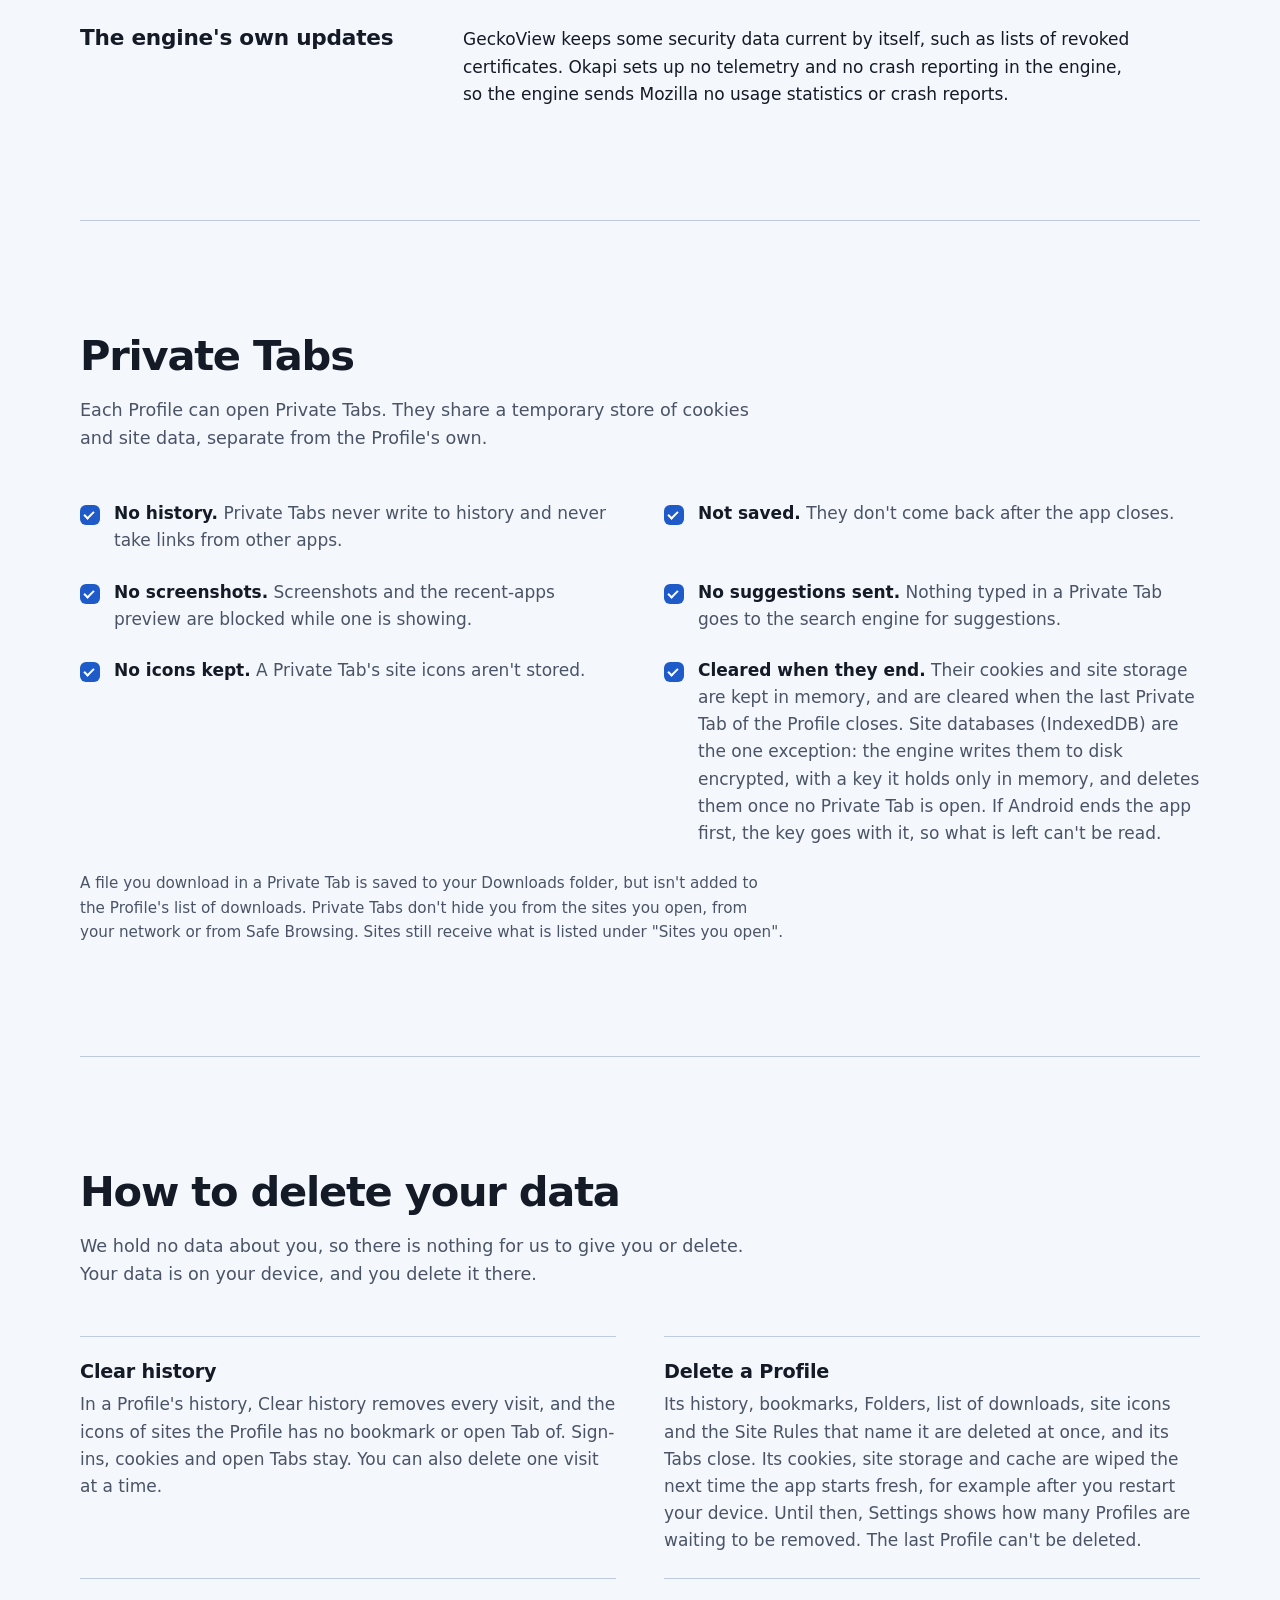
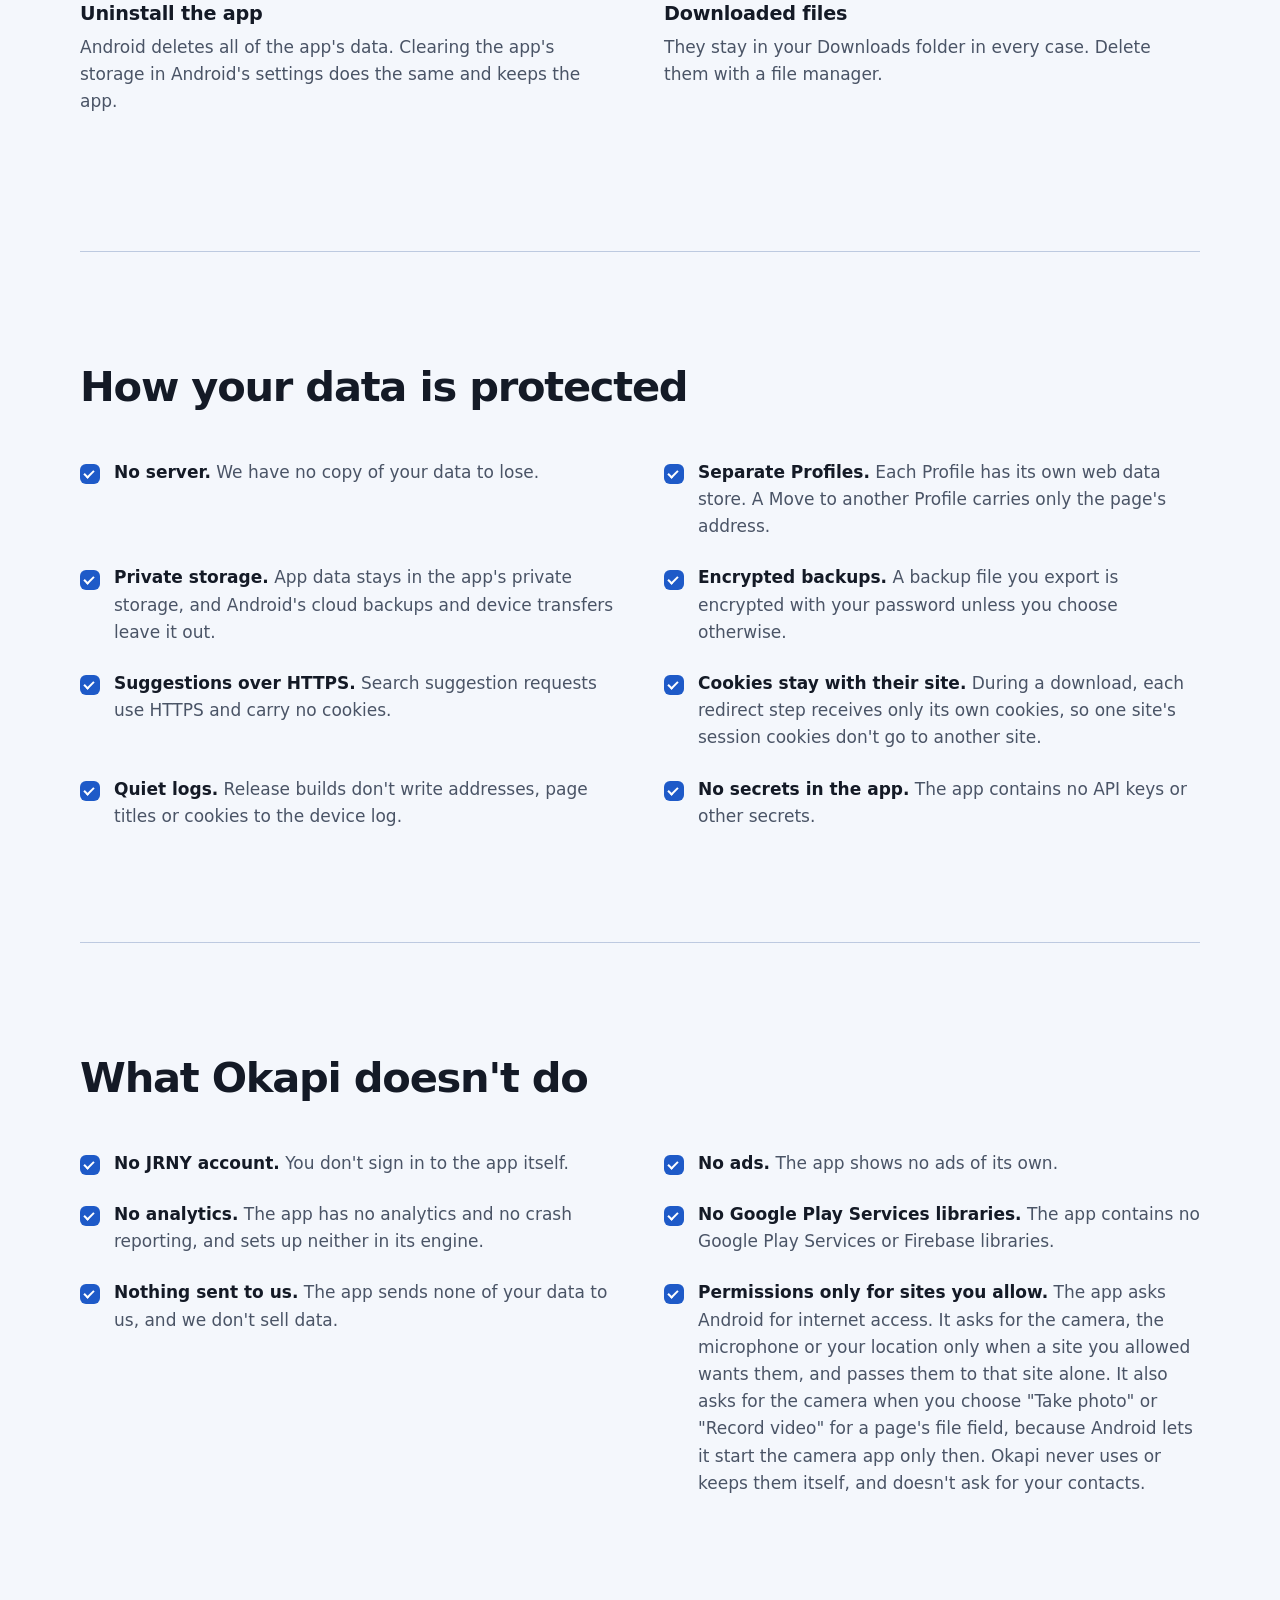
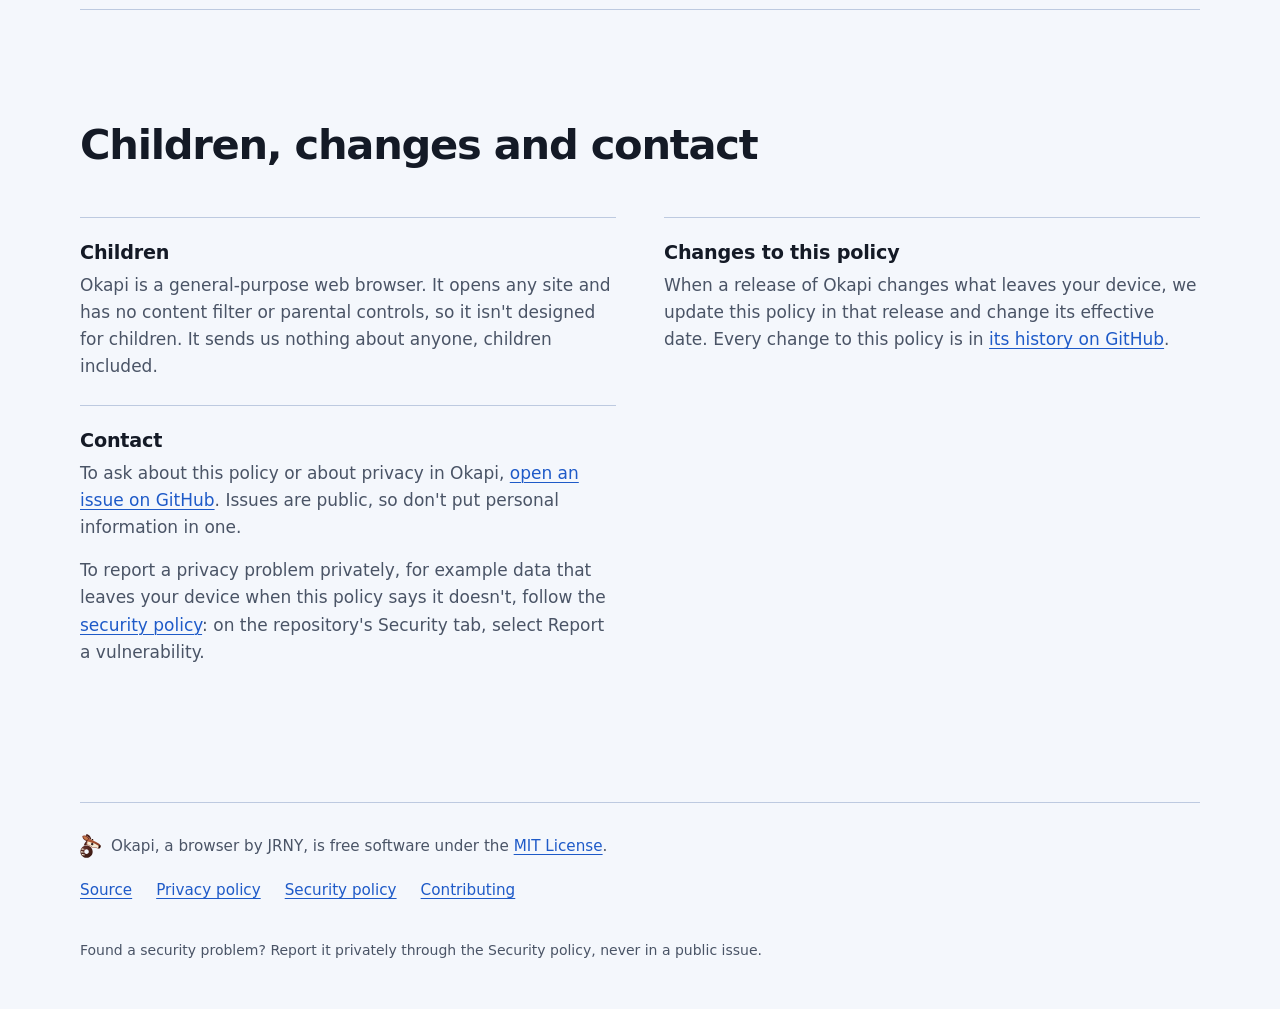
<file: website/public/privacy.html>
<!doctype html>
<html lang="en">
<head>
  <meta charset="utf-8">
  <meta name="viewport" content="width=device-width, initial-scale=1">
  <!-- GitHub Pages can't send headers, so the policy is here: only the site's own files load.
       Two inline style attributes set spacing, hence style-src-attr. -->
  <meta http-equiv="Content-Security-Policy" content="default-src 'none'; style-src 'self'; style-src-attr 'unsafe-inline'; img-src 'self'; base-uri 'none'; form-action 'none'">
  <title>Privacy policy · Okapi, a browser by JRNY</title>
  <meta name="description" content="The privacy policy of Okapi, a browser by JRNY: what the app keeps on your device, what it sends off your device and who receives it, and how to delete it.">
  <meta name="color-scheme" content="light dark">
  <meta name="referrer" content="no-referrer">
  <link rel="icon" href="assets/favicon-32.png" sizes="32x32" type="image/png">
  <link rel="icon" href="assets/favicon.svg" type="image/svg+xml">
  <link rel="icon" href="assets/favicon-dark.svg" type="image/svg+xml" media="(prefers-color-scheme: dark)">
  <link rel="apple-touch-icon" href="assets/apple-touch-icon.png">
  <link rel="stylesheet" href="styles.css">
</head>
<body>
  <!--
    The canonical text of this policy is docs/playstore/privacy-policy.md. Change both together,
    and change the effective date in both.
  -->
  <a class="skip" href="#main">Skip to content</a>

  <header class="site-head wrap">
    <a class="brand" href="./" aria-label="Okapi by JRNY, home">
      <picture>
        <source srcset="assets/mark-dark.svg" media="(prefers-color-scheme: dark)">
        <img src="assets/mark.svg" alt="" width="56" height="64">
      </picture>
      <span>Okapi by JRNY</span>
    </a>
    <nav aria-label="Sections">
      <ul>
        <li><a href="./#profiles">Profiles</a></li>
        <li><a href="./#layouts">Layouts</a></li>
        <li><a href="./#privacy">Privacy</a></li>
        <li><a href="https://github.com/cylim/android-browser/blob/main/CHANGELOG.md">Changelog</a></li>
        <li><a href="https://github.com/cylim/android-browser">GitHub</a></li>
      </ul>
    </nav>
  </header>

  <main id="main">
    <section class="hero wrap" aria-labelledby="pp-title">
      <div class="hero-text">
        <p class="eyebrow">Effective date: <time datetime="2026-11-26">26 November 2026</time></p>
        <h1 id="pp-title">Privacy policy</h1>
        <p class="lede">This policy covers Okapi by JRNY, the Android app with the application ID <code>app.jrny.browser</code>. It says what the app keeps on your device, what it sends off your device and who receives it, and how you delete it.</p>
        <p class="lede">In short: Okapi has no server, no accounts, no ads and no analytics. Okapi keeps your history, bookmarks, cookies and site data on your device. An extension you add can read the pages its permissions allow and send what it reads to its developer. What leaves your device goes to the sites you open, to your search engine while you type in the address field, to Google's Safe Browsing service through the app's web engine, to the servers of the filter lists that block ads and trackers, to addons.mozilla.org when you add extensions, and to each extension's update server when Okapi checks for updates: addons.mozilla.org, or a server that an extension installed from a file names.</p>
      </div>
      <dl class="reqs">
        <div><dt>Server</dt><dd>None</dd></div>
        <div><dt>JRNY account</dt><dd>None</dd></div>
        <div><dt>Ads and analytics</dt><dd>None</dd></div>
        <div><dt>Browsing data</dt><dd>On your device</dd></div>
      </dl>
    </section>

    <section id="who" class="band wrap" aria-labelledby="who-title">
      <div class="section-head">
        <h2 id="who-title">Who makes Okapi</h2>
        <!-- TODO(owner): replace the next paragraph with the developer name, exactly as Google Play shows it. -->
        <p class="note">TODO(owner): developer name, exactly as Google Play shows it.</p>
        <p>Okapi is free software under the <a href="https://github.com/cylim/android-browser/blob/main/LICENSE">MIT License</a>. It carries uBlock Origin, unchanged, which is free software under the GPL-3.0 license, and installs it on the first start. Okapi is built in public on <a href="https://github.com/cylim/android-browser">GitHub</a>. In this policy, "we" means the people who maintain it.</p>
        <p>We run no server for the app, and the app sends nothing to us.</p>
      </div>
    </section>

    <section id="on-device" class="band wrap" aria-labelledby="on-device-title">
      <div class="section-head">
        <h2 id="on-device-title">What stays on your device</h2>
        <p>Okapi keeps your data in its private storage on your device, where other apps can't read it. Android's cloud backup and device-to-device transfer leave all of it out, so none of it is copied to a backup or to a new device.</p>
      </div>
      <div class="ledger">
        <div class="ledger-col">
          <h3>Kept per Profile</h3>
          <ul>
            <li>Cookies and site storage</li>
            <li>Cache, site permissions and service workers</li>
            <li>Each normal Tab's address, title and scroll position, so that Tabs come back after Android closes the app</li>
            <li>History, up to the latest 5,000 visits</li>
            <li>Bookmarks, which are its Pinned Tabs, and Folders</li>
            <li>The list of downloads</li>
            <li>Photos and videos you take with "Take photo" or "Record video" for a page's file field, and a copy of each file you choose for one, kept in the app's cache until the app next starts, so the page can read them. This is the same in a Private Tab.</li>
            <li>Site icons, as each site sent its icon while its page loaded</li>
            <li>A name, a color and an avatar</li>
          </ul>
        </div>
        <div class="ledger-col ledger-shared">
          <h3>Kept for all Profiles</h3>
          <ul>
            <li>Search engine</li>
            <li>Search suggestions on or off</li>
            <li>Safe Browsing on or off</li>
            <li>Theme and compact rows</li>
            <li>Site Rules</li>
            <li>Link wrappers</li>
            <li>Extensions you add, with their settings and data</li>
            <li>uBlock Origin's settings, filter lists, your own filters, trusted sites and counts of what it blocked</li>
          </ul>
        </div>
      </div>
      <p class="note">One Profile can't see another Profile's data. Okapi sends none of this to us or to anyone else. Extensions you add are the exception: see <a href="#l-extensions">Extensions</a>.</p>
      <h3>Backup files you make</h3>
      <p>Settings → Export backup saves a copy of every Profile's name and look, bookmarks and Folders, history, open Tabs and Site settings, with your settings, Site Rules and changes to the list of link wrappers, to a file in a place you choose. Cookies, site storage, sign-ins, Private Tabs and downloaded files are never in it. The file is encrypted with a password you set (AES-256-GCM, with a key derived from the password by PBKDF2), unless you turn that off; then anyone who has the file can read it. Okapi sends the file nowhere itself. If you save it to a cloud drive, that drive's provider holds it, under their own terms. Import backup reads a file you choose, only when you ask.</p>
    </section>

    <section id="leaves" class="band wrap" aria-labelledby="leaves-title">
      <div class="section-head">
        <h2 id="leaves-title">What leaves your device, and who receives it</h2>
      </div>

      <article class="feature" aria-labelledby="l-sites">
        <div class="feature-name">
          <h3 id="l-sites">Sites you open</h3>
        </div>
        <div class="feature-body">
          <p>Okapi shows pages with GeckoView, Mozilla's web engine, which is part of the app. When you open a page, the engine requests it from that site's server, as any browser does. The site receives your IP address, the address you asked for, the Profile's cookies for that site and the browser details the engine sends, which name Firefox for Android. A site embedded in another site gets its own cookies there, so it can't use its cookies to follow you from site to site. The exception is an embedded site that asks for its cookies, as an embedded sign-in does: Okapi gives it them, so it can recognise you on the site that embeds it. Clearing the Profile's cookies and site data takes that access back. None of this stops other ways of recognising a device, such as fingerprinting.</p>
          <p>A site can store cookies and other data in the Profile you opened it in. What a site does with your data is up to that site and its own privacy policy.</p>
          <p>If you use a password manager through Android Autofill, that app sees the forms it fills, under its own privacy policy. Okapi doesn't store passwords.</p>
        </div>
      </article>

      <article class="feature" aria-labelledby="l-search">
        <div class="feature-name">
          <h3 id="l-search">Your search engine</h3>
        </div>
        <div class="feature-body">
          <p>Your search engine is Google, unless you choose Bing, DuckDuckGo or Brave Search in Settings. It receives your text in two ways.</p>
          <p><b>When you search.</b> The search opens as a page in the Tab, like any other site you open.</p>
          <p><b>Search suggestions.</b> While you type in the address field, the app sends what you have typed to the search engine, a moment (150 milliseconds) after you stop typing, and shows the searches it suggests. The request goes over HTTPS and carries no cookies, so the search engine can't link it to an Account or a Profile. Its user agent names a browser, but not your device. The search engine still sees your IP address.</p>
          <p>The app doesn't send text to the search engine for suggestions:</p>
          <div class="release" style="margin-top: var(--s2)">
            <ul>
              <li>when Search suggestions is off in Settings</li>
              <li>from a Private Tab</li>
              <li>when the text starts with <code>http://</code> or <code>https://</code>, or reads as a web address</li>
              <li>when the text is shaped like credentials, such as <code>name:secret@example.com</code></li>
              <li>when the text has a colon before its first <code>/</code>, <code>?</code> or <code>#</code>, such as <code>admin:hunter2</code>, because an <code>@</code> typed next would make it credentials</li>
            </ul>
          </div>
          <p>So a search such as <code>python: list comprehension</code> gets no suggestions from the search engine. Pressing Go still searches for it.</p>
          <p class="note">With Search suggestions off, the address field still suggests pages from the Profile's bookmarks and history, from the device.</p>
        </div>
      </article>

      <article class="feature" aria-labelledby="l-safe">
        <div class="feature-name">
          <h3 id="l-safe">Google Safe Browsing</h3>
        </div>
        <div class="feature-body">
          <p>The engine downloads Google Safe Browsing's lists of dangerous sites and checks the addresses of pages against them on your device, and warns you before a page known to be dangerous opens. When an address matches an entry, the engine sends Google a short part of a hash of the address to confirm it, not the address itself. Google runs the service; the engine uses Mozilla's access to it.</p>
          <p>Safe Browsing is on by default. To turn it off, turn off Safe Browsing in Settings. The change also applies to pages that are already open.</p>
        </div>
      </article>

      <article class="feature" aria-labelledby="l-blocking">
        <div class="feature-name">
          <h3 id="l-blocking">Filter lists for ad and tracker blocking</h3>
        </div>
        <div class="feature-body">
          <p>Okapi blocks ads and trackers with uBlock Origin, an extension that Okapi installs on the first start. You can turn it off or remove it in Settings &rarr; Extensions. uBlock Origin decides what to block on your device, from its filter lists. It checks every hour while the app runs whether a list needs updating, and downloads a list again once the list's own expiry has passed, usually after a few hours to a few days.</p>
          <p>It downloads the lists it uses by default from the lists' own servers: <code>ublockorigin.github.io</code>, <code>ublockorigin.pages.dev</code>, <code>cdn.jsdelivr.net</code> and <code>raw.githubusercontent.com</code> for uBlock Origin's own lists, EasyList and EasyPrivacy; <code>filters.adtidy.org</code> for AdGuard Mobile; <code>pgl.yoyo.org</code> for Peter Lowe's list; <code>malware-filter.gitlab.io</code> and <code>curbengh.github.io</code> for the Online Malicious URL Blocklist; and <code>publicsuffix.org</code> for the Public Suffix List. A list you turn on in its dashboard comes from that list's own server. If your device's language matches one of uBlock Origin's 38 regional lists, it turns that list on too on the first start, and downloads it from that list's own server: <code>easylist.to</code>, <code>easylist-downloads.adblockplus.org</code>, <code>filters.adtidy.org</code>, <code>cdn.statically.io</code>, <code>cdn.jsdelivr.net</code>, <code>raw.githubusercontent.com</code>, <code>hole.cert.pl</code>, <code>stanev.org</code>, <code>ubo-et.lepik.io</code> or <code>www.void.gr</code>. These servers receive your IP address, the address of the list and the browser details the engine sends. They receive no cookies of any Profile and nothing about the pages you open.</p>
          <p>uBlock Origin is on by default. To let one site load everything, turn uBlock Origin off for that site in its popup: page menu &rarr; uBlock Origin. Its settings, your own filters and its trusted sites stay on your device and apply in every Profile.</p>
        </div>
      </article>

      <article class="feature" aria-labelledby="l-extensions">
        <div class="feature-name">
          <h3 id="l-extensions">Extensions</h3>
        </div>
        <div class="feature-body">
          <p>When you add an extension from addons.mozilla.org, the engine downloads it from Mozilla's servers, as your browser downloads any file, and checks Mozilla's signature on it. Once a day, and when you tap Check for updates, Okapi asks each extension's update server whether it has a newer version. For an extension from addons.mozilla.org, that server is Mozilla's. An extension installed from a file can name its own update server. The engine sends that server the extension's id and version, with details such as the engine's version, that it runs on Android, the device's processor type and your language. It sends nothing about the pages you open.</p>
          <p>Extensions you add are made by their developers, not by us. An extension can see and change the pages its permissions allow, in every Profile, and can send data to its developer under the developer's own policy. Before you add one, Okapi lists what it can do and what it says it sends its developer. To stop an extension, turn it off or remove it in Settings &rarr; Extensions. Removing it deletes the data it kept on your device.</p>
        </div>
      </article>

      <article class="feature" aria-labelledby="l-downloads">
        <div class="feature-name">
          <h3 id="l-downloads">Downloads</h3>
        </div>
        <div class="feature-body">
          <p>A page can only offer a file. Nothing is saved until you agree. The engine asks the site for the file as the page would, with the Profile's cookies for that site, and the site receives what is listed under "Sites you open". Once you agree, Okapi saves the file to your device's Downloads folder.</p>
          <p>Downloads is a shared folder, so other apps that can read your files can read the files you download. When you open a finished file, Android gives it to the app that you choose.</p>
        </div>
      </article>

      <article class="feature" aria-labelledby="l-drm">
        <div class="feature-name">
          <h3 id="l-drm">Protected video (DRM)</h3>
        </div>
        <div class="feature-body">
          <p>Some streaming sites protect their videos against copying (DRM). The engine plays them through Android's own DRM system (Widevine on most devices), without asking first. To play such a video, your device's DRM system asks the site's licence server for a key. The request carries information about your device's DRM system, which the site and its DRM provider can use to tell devices apart.</p>
          <p>The first time a video needs it, Android may also ask Google to set up the DRM system on your device. Pages without protected video send none of this.</p>
        </div>
      </article>

      <article class="feature" aria-labelledby="l-engine">
        <div class="feature-name">
          <h3 id="l-engine">The engine's own updates</h3>
        </div>
        <div class="feature-body">
          <!-- TODO(owner): capture what GeckoView requests by itself and describe it here, as the comment in docs/playstore/privacy-policy.md describes. -->
          <p>GeckoView keeps some security data current by itself, such as lists of revoked certificates. Okapi sets up no telemetry and no crash reporting in the engine, so the engine sends Mozilla no usage statistics or crash reports.</p>
        </div>
      </article>
    </section>

    <section id="private-tabs" class="band wrap" aria-labelledby="private-title">
      <div class="section-head">
        <h2 id="private-title">Private Tabs</h2>
        <p>Each Profile can open Private Tabs. They share a temporary store of cookies and site data, separate from the Profile's own.</p>
      </div>
      <ul class="checks">
        <li><b>No history.</b> Private Tabs never write to history and never take links from other apps.</li>
        <li><b>Not saved.</b> They don't come back after the app closes.</li>
        <li><b>No screenshots.</b> Screenshots and the recent-apps preview are blocked while one is showing.</li>
        <li><b>No suggestions sent.</b> Nothing typed in a Private Tab goes to the search engine for suggestions.</li>
        <li><b>No icons kept.</b> A Private Tab's site icons aren't stored.</li>
        <li><b>Cleared when they end.</b> Their cookies and site storage are kept in memory, and are cleared when the last Private Tab of the Profile closes. Site databases (IndexedDB) are the one exception: the engine writes them to disk encrypted, with a key it holds only in memory, and deletes them once no Private Tab is open. If Android ends the app first, the key goes with it, so what is left can't be read.</li>
      </ul>
      <p class="note">A file you download in a Private Tab is saved to your Downloads folder, but isn't added to the Profile's list of downloads. Private Tabs don't hide you from the sites you open, from your network or from Safe Browsing. Sites still receive what is listed under "Sites you open".</p>
    </section>

    <section id="delete" class="band wrap" aria-labelledby="delete-title">
      <div class="section-head">
        <h2 id="delete-title">How to delete your data</h2>
        <p>We hold no data about you, so there is nothing for us to give you or delete. Your data is on your device, and you delete it there.</p>
      </div>
      <div class="facts">
        <article>
          <h3>Clear history</h3>
          <p>In a Profile's history, Clear history removes every visit, and the icons of sites the Profile has no bookmark or open Tab of. Sign-ins, cookies and open Tabs stay. You can also delete one visit at a time.</p>
        </article>
        <article>
          <h3>Delete a Profile</h3>
          <p>Its history, bookmarks, Folders, list of downloads, site icons and the Site Rules that name it are deleted at once, and its Tabs close. Its cookies, site storage and cache are wiped the next time the app starts fresh, for example after you restart your device. Until then, Settings shows how many Profiles are waiting to be removed. The last Profile can't be deleted.</p>
        </article>
        <article>
          <h3>Uninstall the app</h3>
          <p>Android deletes all of the app's data. Clearing the app's storage in Android's settings does the same and keeps the app.</p>
        </article>
        <article>
          <h3>Downloaded files</h3>
          <p>They stay in your Downloads folder in every case. Delete them with a file manager.</p>
        </article>
      </div>
    </section>

    <section id="protection" class="band wrap" aria-labelledby="protection-title">
      <div class="section-head">
        <h2 id="protection-title">How your data is protected</h2>
      </div>
      <ul class="checks">
        <li><b>No server.</b> We have no copy of your data to lose.</li>
        <li><b>Separate Profiles.</b> Each Profile has its own web data store. A Move to another Profile carries only the page's address.</li>
        <li><b>Private storage.</b> App data stays in the app's private storage, and Android's cloud backups and device transfers leave it out.</li>
        <li><b>Encrypted backups.</b> A backup file you export is encrypted with your password unless you choose otherwise.</li>
        <li><b>Suggestions over HTTPS.</b> Search suggestion requests use HTTPS and carry no cookies.</li>
        <li><b>Cookies stay with their site.</b> During a download, each redirect step receives only its own cookies, so one site's session cookies don't go to another site.</li>
        <li><b>Quiet logs.</b> Release builds don't write addresses, page titles or cookies to the device log.</li>
        <li><b>No secrets in the app.</b> The app contains no API keys or other secrets.</li>
      </ul>
    </section>

    <section id="does-not" class="band wrap" aria-labelledby="does-not-title">
      <div class="section-head">
        <h2 id="does-not-title">What Okapi doesn't do</h2>
      </div>
      <!-- TODO(owner): check the emoji font request, as the comment in docs/playstore/privacy-policy.md describes. -->
      <ul class="checks">
        <li><b>No JRNY account.</b> You don't sign in to the app itself.</li>
        <li><b>No ads.</b> The app shows no ads of its own.</li>
        <li><b>No analytics.</b> The app has no analytics and no crash reporting, and sets up neither in its engine.</li>
        <li><b>No Google Play Services libraries.</b> The app contains no Google Play Services or Firebase libraries.</li>
        <li><b>Nothing sent to us.</b> The app sends none of your data to us, and we don't sell data.</li>
        <li><b>Permissions only for sites you allow.</b> The app asks Android for internet access. It asks for the camera, the microphone or your location only when a site you allowed wants them, and passes them to that site alone. It also asks for the camera when you choose "Take photo" or "Record video" for a page's file field, because Android lets it start the camera app only then. Okapi never uses or keeps them itself, and doesn't ask for your contacts.</li>
      </ul>
    </section>

    <section id="more" class="band wrap" aria-labelledby="more-title">
      <div class="section-head">
        <h2 id="more-title">Children, changes and contact</h2>
      </div>
      <div class="facts">
        <article id="children">
          <h3>Children</h3>
          <p>Okapi is a general-purpose web browser. It opens any site and has no content filter or parental controls, so it isn't designed for children. It sends us nothing about anyone, children included.</p>
        </article>
        <article id="changes">
          <h3>Changes to this policy</h3>
          <p>When a release of Okapi changes what leaves your device, we update this policy in that release and change its effective date. Every change to this policy is in <a href="https://github.com/cylim/android-browser/commits/main/docs/playstore/privacy-policy.md">its history on GitHub</a>.</p>
        </article>
        <article id="contact">
          <h3>Contact</h3>
          <p>To ask about this policy or about privacy in Okapi, <a href="https://github.com/cylim/android-browser/issues">open an issue on GitHub</a>. Issues are public, so don't put personal information in one.</p>
          <p style="margin-top: var(--s3)">To report a privacy problem privately, for example data that leaves your device when this policy says it doesn't, follow the <a href="https://github.com/cylim/android-browser/blob/main/SECURITY.md">security policy</a>: on the repository's Security tab, select Report a vulnerability.</p>
        </article>
      </div>
    </section>
  </main>

  <footer class="site-foot wrap">
    <p class="foot-brand"><picture><source srcset="assets/mark-compact-dark.svg" media="(prefers-color-scheme: dark)"><img src="assets/mark-compact.svg" alt="" width="21" height="24"></picture><span>Okapi, a browser by JRNY, is free software under the <a href="https://github.com/cylim/android-browser/blob/main/LICENSE">MIT License</a>.</span></p>
    <ul>
      <li><a href="https://github.com/cylim/android-browser">Source</a></li>
      <li><a href="privacy.html" aria-current="page">Privacy policy</a></li>
      <li><a href="https://github.com/cylim/android-browser/blob/main/SECURITY.md">Security policy</a></li>
      <li><a href="https://github.com/cylim/android-browser/blob/main/CONTRIBUTING.md">Contributing</a></li>
    </ul>
    <p class="fine">Found a security problem? Report it privately through the Security policy, never in a public issue.</p>
  </footer>
</body>
</html>
</file>
<file: website/public/styles.css>
/* Okapi website. Static, no external requests.
   Signature: the page is tinted like the app's surfaces with the chosen Profile's color.
   The app tints by mixing the Profile color into the surface: soft 5%, medium 10%, strong 20%. */

@property --profile {
  syntax: "<color>";
  inherits: true;
  initial-value: #1E5AC8;
}

:root {
  --profile: #1E5AC8;           /* default Profile color, the Blue swatch */
  --work: #00796B;              /* Teal, the "Work" Profile in the illustrations */

  --f-sans: system-ui, -apple-system, "Segoe UI", Roboto, "Noto Sans", "Helvetica Neue", Arial, sans-serif;
  --f-mono: ui-monospace, "SF Mono", "Cascadia Mono", "Roboto Mono", "DejaVu Sans Mono", Menlo, Consolas, monospace;

  --s1: 4px; --s2: 8px; --s3: 16px; --s4: 24px; --s5: 32px; --s6: 48px; --s7: 72px; --s8: 112px;
  --gutter: clamp(16px, 4.5vw, 48px);
  --max: 1120px;
  --radius: 14px;

  /* Light. Fallbacks first, color-mix versions below. */
  --bg: #f4f7fc;
  --surface: #ffffff;
  --tint: #e9eff9;
  --ink: #141a26;
  --muted: #4a5466;
  --line: #d3dbe8;
  --accent: var(--profile);
  --accent-ink: var(--profile);
  --on-accent: #ffffff;
  --page: #ffffff;
  --skeleton: #dde3ec;
  --bezel: #1b1f27;

  color-scheme: light dark;
  transition: --profile 480ms ease;
}

@supports (color: color-mix(in srgb, red 50%, blue)) {
  :root {
    --bg: color-mix(in srgb, var(--profile) 5%, #ffffff);
    --tint: color-mix(in srgb, var(--profile) 10%, #ffffff);
    --line: color-mix(in srgb, var(--profile) 14%, #d7dce4);
    --skeleton: color-mix(in srgb, var(--profile) 8%, #dfe3ea);
  }
}

@media (prefers-color-scheme: dark) {
  :root {
    --bg: #101929;
    --surface: #1b2232;
    --tint: #1d2a44;
    --ink: #e9edf5;
    --muted: #a9b2c3;
    --line: #2f3a50;
    --accent-ink: #a5bde9;
    --page: #20242c;
    --skeleton: #343a46;
    --bezel: #05070a;
  }
  @supports (color: color-mix(in srgb, red 50%, blue)) {
    :root {
      --bg: color-mix(in srgb, var(--profile) 10%, #0f1217);
      --surface: color-mix(in srgb, var(--profile) 9%, #191d24);
      --tint: color-mix(in srgb, var(--profile) 22%, #191d24);
      --line: color-mix(in srgb, var(--profile) 22%, #2c313b);
      --accent-ink: color-mix(in srgb, var(--profile) 40%, #ffffff);
      --skeleton: color-mix(in srgb, var(--profile) 10%, #363b45);
    }
  }
}

/* The Profile color picker in the hero. CSS only: works where :has() does, hidden elsewhere. */
html:has(#p-purple:checked) { --profile: #6A1B9A; }
html:has(#p-pink:checked)   { --profile: #AD1457; }
html:has(#p-amber:checked)  { --profile: #A65F00; }

@media (prefers-reduced-motion: reduce) {
  :root { transition: none; }
  * { scroll-behavior: auto !important; }
}

/* Base */
*, *::before, *::after { box-sizing: border-box; }
html { -webkit-text-size-adjust: 100%; text-size-adjust: 100%; scroll-behavior: smooth; scroll-padding-top: var(--s4); }
body {
  margin: 0;
  background: var(--bg);
  color: var(--ink);
  font-family: var(--f-sans);
  font-size: 1.0625rem;
  line-height: 1.6;
  overflow-wrap: break-word;
}
img, svg { display: block; max-width: 100%; }
h1, h2, h3, h4 { line-height: 1.15; margin: 0; text-wrap: balance; }
p, ul, dl, figure { margin: 0; }
ul { padding: 0; list-style: none; }
code { font-family: var(--f-mono); font-size: 0.9em; }
a { color: var(--accent-ink); text-decoration-thickness: 1px; text-underline-offset: 0.2em; }
a:hover { text-decoration-thickness: 2px; }
:focus-visible { outline: 3px solid var(--accent-ink); outline-offset: 3px; border-radius: 4px; }
.sprite { position: absolute; width: 0; height: 0; overflow: hidden; }

.wrap { width: 100%; max-width: calc(var(--max) + 2 * var(--gutter)); margin-inline: auto; padding-inline: var(--gutter); }

.skip {
  position: absolute; left: var(--s3); top: -100px; z-index: 10;
  background: var(--accent); color: var(--on-accent); padding: var(--s2) var(--s3); border-radius: 8px;
}
.skip:focus { top: var(--s3); }

/* Header */
.site-head {
  display: flex; flex-wrap: wrap; align-items: center; justify-content: space-between;
  gap: var(--s2) var(--s4); padding-block: var(--s4);
}
.brand { display: inline-flex; align-items: center; gap: 10px; color: var(--ink); text-decoration: none; font-weight: 700; letter-spacing: -0.01em; }
.brand picture, .foot-brand picture { flex: none; }
.brand img { width: auto; height: 64px; } /* peek full, at its 64 px minimum */
.site-head nav ul { display: flex; flex-wrap: wrap; gap: 0 var(--s4); }
.site-head nav a { color: var(--muted); text-decoration: none; font-size: 0.95rem; display: inline-block; padding-block: var(--s2); }
.site-head nav a:hover { color: var(--ink); text-decoration: underline; }
@media (max-width: 479px) {
  .site-head nav ul { gap: 0 12px; }
  .site-head nav a { font-size: 0.875rem; }
}

/* Hero */
.hero {
  display: grid; gap: var(--s6); align-items: center;
  padding-block: var(--s5) var(--s7);
}
@media (min-width: 920px) {
  .hero { grid-template-columns: 1.08fr 1fr; gap: var(--s7); padding-block: var(--s6) var(--s8); }
}
.eyebrow {
  font-family: var(--f-mono); font-size: 0.82rem; color: var(--accent-ink);
  letter-spacing: 0.02em; margin-bottom: var(--s3);
}
h1 {
  font-size: clamp(2.5rem, 8.4vw, 4.75rem);
  font-weight: 800; letter-spacing: -0.04em; line-height: 0.98;
  max-width: 11ch;
}
.lede { margin-top: var(--s4); font-size: 1.15rem; color: var(--muted); max-width: 36rem; }

.tint { border: 0; padding: 0; margin: var(--s5) 0 0; min-width: 0; }
.tint legend { padding: 0; font-size: 0.95rem; color: var(--ink); margin-bottom: var(--s3); max-width: 30rem; }
.tint-options { display: flex; flex-wrap: wrap; gap: var(--s2); }
.tint label {
  position: relative; display: inline-flex; align-items: center; gap: var(--s2);
  min-height: 44px; padding: 0 var(--s3) 0 10px; border-radius: 999px;
  border: 1px solid var(--line); background: var(--surface); cursor: pointer;
  font-size: 0.95rem;
}
.tint input { position: absolute; opacity: 0; width: 1px; height: 1px; margin: 0; }
.swatch { width: 22px; height: 22px; border-radius: 7px; background: var(--c); box-shadow: inset 0 0 0 1px rgb(0 0 0 / 0.12); }
.tint label:has(input:checked) { border-color: var(--accent-ink); box-shadow: inset 0 0 0 1px var(--accent-ink); font-weight: 650; }
.tint label:has(input:focus-visible) { outline: 3px solid var(--accent-ink); outline-offset: 3px; }
@supports not selector(:has(*)) { .tint { display: none; } }

.actions { display: flex; flex-wrap: wrap; gap: var(--s3); margin-top: var(--s5); }
.btn {
  display: inline-flex; align-items: center; gap: 10px; min-height: 48px;
  padding: 0 var(--s4); border-radius: 12px; font-weight: 650; text-decoration: none;
}
.btn-primary { background: var(--accent); color: var(--on-accent); }
.btn-primary:hover { filter: brightness(1.08); }
.btn-quiet { color: var(--ink); background: var(--surface); border: 1px solid var(--line); }
.btn-quiet:hover { border-color: var(--accent-ink); }
.soon { font-family: var(--f-mono); font-size: 0.75rem; font-weight: 500; color: var(--muted); border-left: 1px solid var(--line); padding-left: 10px; }
.btn-primary .soon { color: inherit; border-color: currentColor; opacity: 0.85; }
.fine { margin-top: var(--s3); font-size: 0.875rem; color: var(--muted); }

/* Hero art: the Okapi mark, large. Below the two-column width it follows the text, smaller. */
.hero-art { justify-self: center; width: min(62%, 260px); }
.hero-art img { width: 100%; height: auto; }
@media (min-width: 920px) { .hero-art { width: min(100%, 400px); } }

/* Skeleton text lines in the device drawings. */
.line { display: block; height: 2.6cqi; border-radius: 99px; background: var(--skeleton); }
.w40 { width: 40%; } .w50 { width: 50%; } .w60 { width: 60%; } .w70 { width: 70%; }
.w80 { width: 80%; } .w85 { width: 85%; } .w90 { width: 90%; }

.avatar {
  flex: none; display: inline-grid; place-items: center; border-radius: 50%;
  background: var(--c, var(--profile)); color: #fff; font-weight: 700;
}
.avatar svg { width: 58%; height: 58%; }

/* Sections */
.band {
  padding-block: var(--s7);
  background: linear-gradient(var(--line), var(--line)) top center / calc(100% - 2 * var(--gutter)) 1px no-repeat;
}
@media (min-width: 920px) { .band { padding-block: var(--s8); } }
.section-head { max-width: 44rem; margin-bottom: var(--s6); }
h2 { font-size: clamp(1.75rem, 4.6vw, 2.6rem); font-weight: 780; letter-spacing: -0.03em; }
.section-head p { margin-top: var(--s3); color: var(--muted); font-size: 1.1rem; }
h3 { font-size: 1.2rem; font-weight: 700; letter-spacing: -0.01em; }
.note { margin-top: var(--s4); font-size: 0.95rem; color: var(--muted); max-width: 44rem; }

/* What a Profile keeps */
.ledger { display: grid; gap: var(--s4); }
@media (min-width: 720px) { .ledger { grid-template-columns: 3fr 2fr; } }
.ledger-col { background: var(--surface); border: 1px solid var(--line); border-radius: var(--radius); padding: var(--s4); }
.ledger-col h3 { font-family: var(--f-mono); font-size: 0.85rem; font-weight: 600; color: var(--accent-ink); letter-spacing: 0.02em; margin-bottom: var(--s3); }
.ledger-shared h3 { color: var(--muted); }
.ledger ul { display: grid; gap: var(--s2); }
@media (min-width: 520px) { .ledger-col:first-child ul { grid-template-columns: 1fr 1fr; column-gap: var(--s4); } }
.ledger li { display: flex; gap: 12px; align-items: baseline; }
.ledger li::before {
  content: ""; flex: none; width: 12px; height: 12px; border-radius: 3px; transform: translateY(1px);
  background: var(--accent-ink);
}
.ledger-shared li::before { background: transparent; border: 2px solid var(--muted); }

/* Features */
.feature { display: grid; gap: var(--s3) var(--s6); padding-block: var(--s5); border-top: 1px solid var(--line); }
.feature:last-child { padding-bottom: 0; }
@media (min-width: 820px) { .feature { grid-template-columns: 1fr 2.2fr; } }
.feature-name h3 { font-size: 1.35rem; }
.feature-body > p + p { margin-top: var(--s3); }
.feature-body > p { max-width: 42rem; }

.goes { display: grid; gap: var(--s3); margin-top: var(--s4); }
@media (min-width: 560px) { .goes { grid-template-columns: 1fr 1.4fr; } }
.goes > div { border-radius: var(--radius); padding: var(--s3) var(--s4); }
.goes > div:first-child { background: var(--accent); color: var(--on-accent); }
.goes > div:last-child { border: 2px dashed var(--line); }
.goes h4 { font-family: var(--f-mono); font-size: 0.8rem; font-weight: 600; letter-spacing: 0.02em; margin-bottom: var(--s2); }
.goes > div:last-child h4 { color: var(--muted); }
.goes li + li { margin-top: var(--s1); }

.rules { width: 100%; margin-top: var(--s4); border-collapse: collapse; font-size: 0.95rem; }
.rules caption { text-align: left; font-family: var(--f-mono); font-size: 0.8rem; color: var(--muted); padding-bottom: var(--s2); }
.rules th, .rules td { text-align: left; vertical-align: top; padding: 12px var(--s3) 12px 0; border-bottom: 1px solid var(--line); }
.rules thead th { font-size: 0.85rem; color: var(--muted); font-weight: 600; }
.rules tbody th code { color: var(--accent-ink); font-weight: 600; }
@media (max-width: 599px) {
  .rules thead { position: absolute; width: 1px; height: 1px; overflow: hidden; clip: rect(0 0 0 0); }
  .rules tr { display: block; padding-block: 12px; border-bottom: 1px solid var(--line); }
  .rules th, .rules td { display: grid; grid-template-columns: 7.5rem 1fr; gap: var(--s2); padding: 2px 0; border: 0; }
  .rules th::before, .rules td::before { content: attr(data-label); font-family: var(--f-sans); font-size: 0.85rem; font-weight: 600; color: var(--muted); }
}

/* Tabs facts */
.facts { display: grid; gap: 0 var(--s6); }
@media (min-width: 720px) { .facts { grid-template-columns: 1fr 1fr; } }
.facts article { padding-block: var(--s4); border-top: 1px solid var(--line); }
.facts h3 { margin-bottom: var(--s2); }
.facts p { color: var(--muted); }

/* Layouts */
.ruler { position: relative; display: flex; height: 40px; margin-bottom: var(--s6); font-family: var(--f-mono); font-size: 0.78rem; }
.ruler-seg { display: flex; align-items: center; padding-inline: 12px; height: 100%; font-weight: 600; }
.ruler-phone { width: 58.33%; background: var(--tint); border-radius: 10px 0 0 10px; color: var(--ink); }
.ruler-tablet { flex: 1; background: var(--accent); color: var(--on-accent); border-radius: 0 10px 10px 0; }
.ruler-ticks { position: absolute; left: 0; right: 0; top: 100%; height: 22px; color: var(--muted); }
.tick { position: absolute; left: var(--at); top: 4px; transform: translateX(-50%); white-space: nowrap; }
.tick:first-child { transform: none; }
.tick-key { color: var(--ink); font-weight: 600; }
.tick::before { content: ""; position: absolute; left: 50%; top: -8px; height: 8px; border-left: 1px solid currentColor; }
.tick:first-child::before { left: 0; }

.devices { display: grid; gap: var(--s6); align-items: start; }
@media (min-width: 860px) { .devices { grid-template-columns: 2.6fr 1fr; gap: var(--s5); } }
.device-fig figcaption { margin-top: var(--s4); }
.device-fig figcaption h3 { display: flex; flex-wrap: wrap; align-items: baseline; gap: 4px 12px; margin-bottom: var(--s2); }
.dp { font-family: var(--f-mono); font-size: 0.8rem; font-weight: 500; color: var(--accent-ink); }
.device-fig figcaption p { color: var(--muted); font-size: 0.98rem; }
.fig-phone .phone { width: min(100%, 300px); margin-inline: auto; }
@media (min-width: 860px) { .fig-phone .phone { width: 100%; } }

.tablet, .phone { container-type: inline-size; background: var(--bezel); }
.tablet { aspect-ratio: 16 / 10; border-radius: 26px; padding: 12px; }
.phone { aspect-ratio: 9 / 19; border-radius: 34px; padding: 9px; }
.screen { height: 100%; overflow: hidden; display: grid; background: var(--tint); }
.tablet .screen { grid-template-columns: 31% 1fr; border-radius: 16px; }
.phone .screen { grid-template-rows: 1fr auto; border-radius: 26px; }

.sidebar { display: flex; flex-direction: column; gap: 0.35cqi; padding: 1.8cqi 1.6cqi 1.4cqi; font-size: 1.7cqi; color: var(--ink); min-width: 0; }
.sb-nav { display: flex; gap: 1.6cqi; color: var(--muted); padding-inline: 0.6cqi; }
.sb-nav svg { width: 2.4cqi; height: 2.4cqi; }
.sb-nav .push { margin-left: auto; }
.sb-addr {
  margin-block: 0.6cqi 0.8cqi; background: var(--surface); border-radius: 1.2cqi;
  padding: 1cqi 1.4cqi; font-family: var(--f-mono); font-size: 1.55cqi; white-space: nowrap; overflow: hidden; text-overflow: ellipsis;
}
.sb-label { font-size: 1.4cqi; font-weight: 700; color: var(--muted); padding-inline: 0.8cqi; }
.row { display: flex; align-items: center; gap: 1.2cqi; padding: 0.6cqi 0.8cqi; border-radius: 1cqi; white-space: nowrap; overflow: hidden; }
.row span:last-child { overflow: hidden; text-overflow: ellipsis; }
.row-closed { opacity: 0.55; }
.row-in { padding-left: 3.4cqi; }
.row-on { background: var(--surface); font-weight: 650; }
.row-private { color: var(--muted); }
.row-new { color: var(--muted); }
.mark { flex: none; width: 2.3cqi; height: 2.3cqi; border-radius: 0.6cqi; background: var(--m); color: #fff; font-size: 1.3cqi; font-weight: 700; display: grid; place-items: center; }
.mark-ico { flex: none; width: 2.3cqi; height: 2.3cqi; color: var(--muted); }
.sb-rule { height: 1px; background: var(--line); margin: 0.8cqi 0.8cqi; }
.sb-profiles { margin-top: auto; display: flex; align-items: center; gap: 1cqi; padding: 1cqi 0.6cqi 0; border-top: 1px solid var(--line); }
.sb-profiles .avatar { width: 3.2cqi; height: 3.2cqi; font-size: 1.5cqi; }
.sb-profiles .avatar.is-on { box-shadow: 0 0 0 0.35cqi var(--tint), 0 0 0 0.7cqi var(--accent-ink); }
.alt-teal { --c: var(--work); }
.alt-slate { --c: #455A64; }
.sb-pname { margin-left: 0.6cqi; font-weight: 650; }

.page { background: var(--page); display: flex; flex-direction: column; overflow: hidden; }
.page-tablet { border-radius: 2.2cqi 0 0 2.2cqi; padding: 4cqi 5cqi; gap: 1.6cqi; }
.page .line { background: var(--skeleton); }
.pg-kicker { display: block; width: 14%; height: 1.2cqi; border-radius: 99px; background: var(--accent-ink); opacity: 0.8; }
.pg-title { display: block; width: 70%; height: 3cqi; border-radius: 1cqi; background: var(--ink); opacity: 0.85; }
.pg-img { display: block; width: 100%; aspect-ratio: 16 / 6; border-radius: 1.6cqi; background: var(--skeleton); margin-block: 1cqi; }
.page-tablet .line { height: 1.3cqi; }

.page-phone { padding: 9cqi 6cqi 4cqi; gap: 4cqi; }
.page-phone .pg-kicker { height: 3cqi; width: 22%; }
.page-phone .pg-title { height: 7cqi; width: 85%; border-radius: 2cqi; }
.page-phone .pg-img { aspect-ratio: 4 / 3; border-radius: 4cqi; margin-block: 2cqi; }
.page-phone .line { height: 3.4cqi; }

.bottombar { display: flex; align-items: center; gap: 3cqi; padding: 4cqi 4.5cqi 7cqi; background: var(--tint); }
.bottombar .avatar { width: 12cqi; height: 12cqi; }
.bb-field {
  flex: 1; min-width: 0; display: flex; align-items: center; gap: 2cqi;
  background: var(--surface); border-radius: 99px; padding: 3cqi 4cqi;
  font-family: var(--f-mono); font-size: 4.6cqi; color: var(--ink);
}
.bb-field span { flex: 1; min-width: 0; overflow: hidden; white-space: nowrap; text-overflow: ellipsis; }
.bb-field svg { flex: none; width: 5cqi; height: 5cqi; color: var(--muted); }
.bb-count { flex: none; width: 9cqi; height: 9cqi; border: 0.8cqi solid var(--ink); border-radius: 2.4cqi; display: grid; place-items: center; font-size: 4.4cqi; font-weight: 700; color: var(--ink); }
.bb-more { flex: none; width: 6cqi; height: 6cqi; color: var(--ink); }

/* Privacy */
.checks { display: grid; gap: var(--s3); }
@media (min-width: 720px) { .checks { grid-template-columns: 1fr 1fr; gap: var(--s4) var(--s6); } }
.checks li { position: relative; padding-left: 34px; color: var(--muted); }
.checks li b { color: var(--ink); }
.checks li::before {
  content: ""; position: absolute; left: 0; top: 0.3em; width: 20px; height: 20px; border-radius: 6px;
  background: var(--accent);
}
.checks li::after {
  content: ""; position: absolute; left: 6px; top: calc(0.3em + 4px); width: 6px; height: 10px;
  border: solid var(--on-accent); border-width: 0 2.5px 2.5px 0; transform: rotate(45deg);
}

/* Requirements */
.reqs { display: grid; grid-template-columns: repeat(auto-fit, minmax(min(100%, 220px), 1fr)); gap: var(--s3); }
.reqs > div { background: var(--surface); border: 1px solid var(--line); border-radius: var(--radius); padding: var(--s3) var(--s4); }
.reqs dt { font-family: var(--f-mono); font-size: 0.8rem; color: var(--muted); }
.reqs dd { margin: var(--s1) 0 0; font-size: 1.1rem; font-weight: 650; }

/* Why Okapi */
.strengths { display: grid; gap: var(--s3); grid-template-columns: repeat(auto-fit, minmax(min(100%, 300px), 1fr)); }
.strengths article {
  background: var(--surface); border: 1px solid var(--line); border-top: 4px solid var(--accent);
  border-radius: var(--radius); padding: var(--s4);
}
.strengths h3 { margin-bottom: var(--s2); }
.strengths p { color: var(--muted); }

/* Download */
.steps { counter-reset: step; display: grid; gap: var(--s3); margin: var(--s5) 0 0; padding: 0; list-style: none; max-width: 44rem; }
.steps li { counter-increment: step; position: relative; padding-left: 44px; min-height: 28px; }
.steps li::before {
  content: counter(step); position: absolute; left: 0; top: 0; width: 28px; height: 28px; border-radius: 50%;
  display: grid; place-items: center; background: var(--accent); color: var(--on-accent);
  font-family: var(--f-mono); font-size: 0.85rem; font-weight: 700;
}

/* What Okapi doesn't do yet */
.gaps { display: grid; gap: var(--s3); }
@media (min-width: 720px) { .gaps { grid-template-columns: 1fr 1fr; gap: var(--s3) var(--s6); } }
.gaps li { position: relative; padding-left: 34px; color: var(--muted); }
.gaps li b { color: var(--ink); font-weight: 650; }
.gaps li::before {
  content: ""; position: absolute; left: 0; top: 0.3em; width: 20px; height: 20px; border-radius: 6px;
  border: 2px dashed var(--muted);
}
.gaps a { font-family: var(--f-mono); font-size: 0.85rem; white-space: nowrap; }
#limits .actions, #download .actions { margin-top: var(--s5); }

/* Footer */
.site-foot { background: linear-gradient(var(--line), var(--line)) top center / calc(100% - 2 * var(--gutter)) 1px no-repeat; padding-block: var(--s5) var(--s6); display: grid; gap: var(--s3); font-size: 0.95rem; color: var(--muted); }
.foot-brand { display: flex; align-items: center; gap: 10px; }
.site-foot ul { display: flex; flex-wrap: wrap; gap: var(--s1) var(--s4); }
.site-foot ul a { display: inline-block; padding-block: var(--s1); }
</file>
